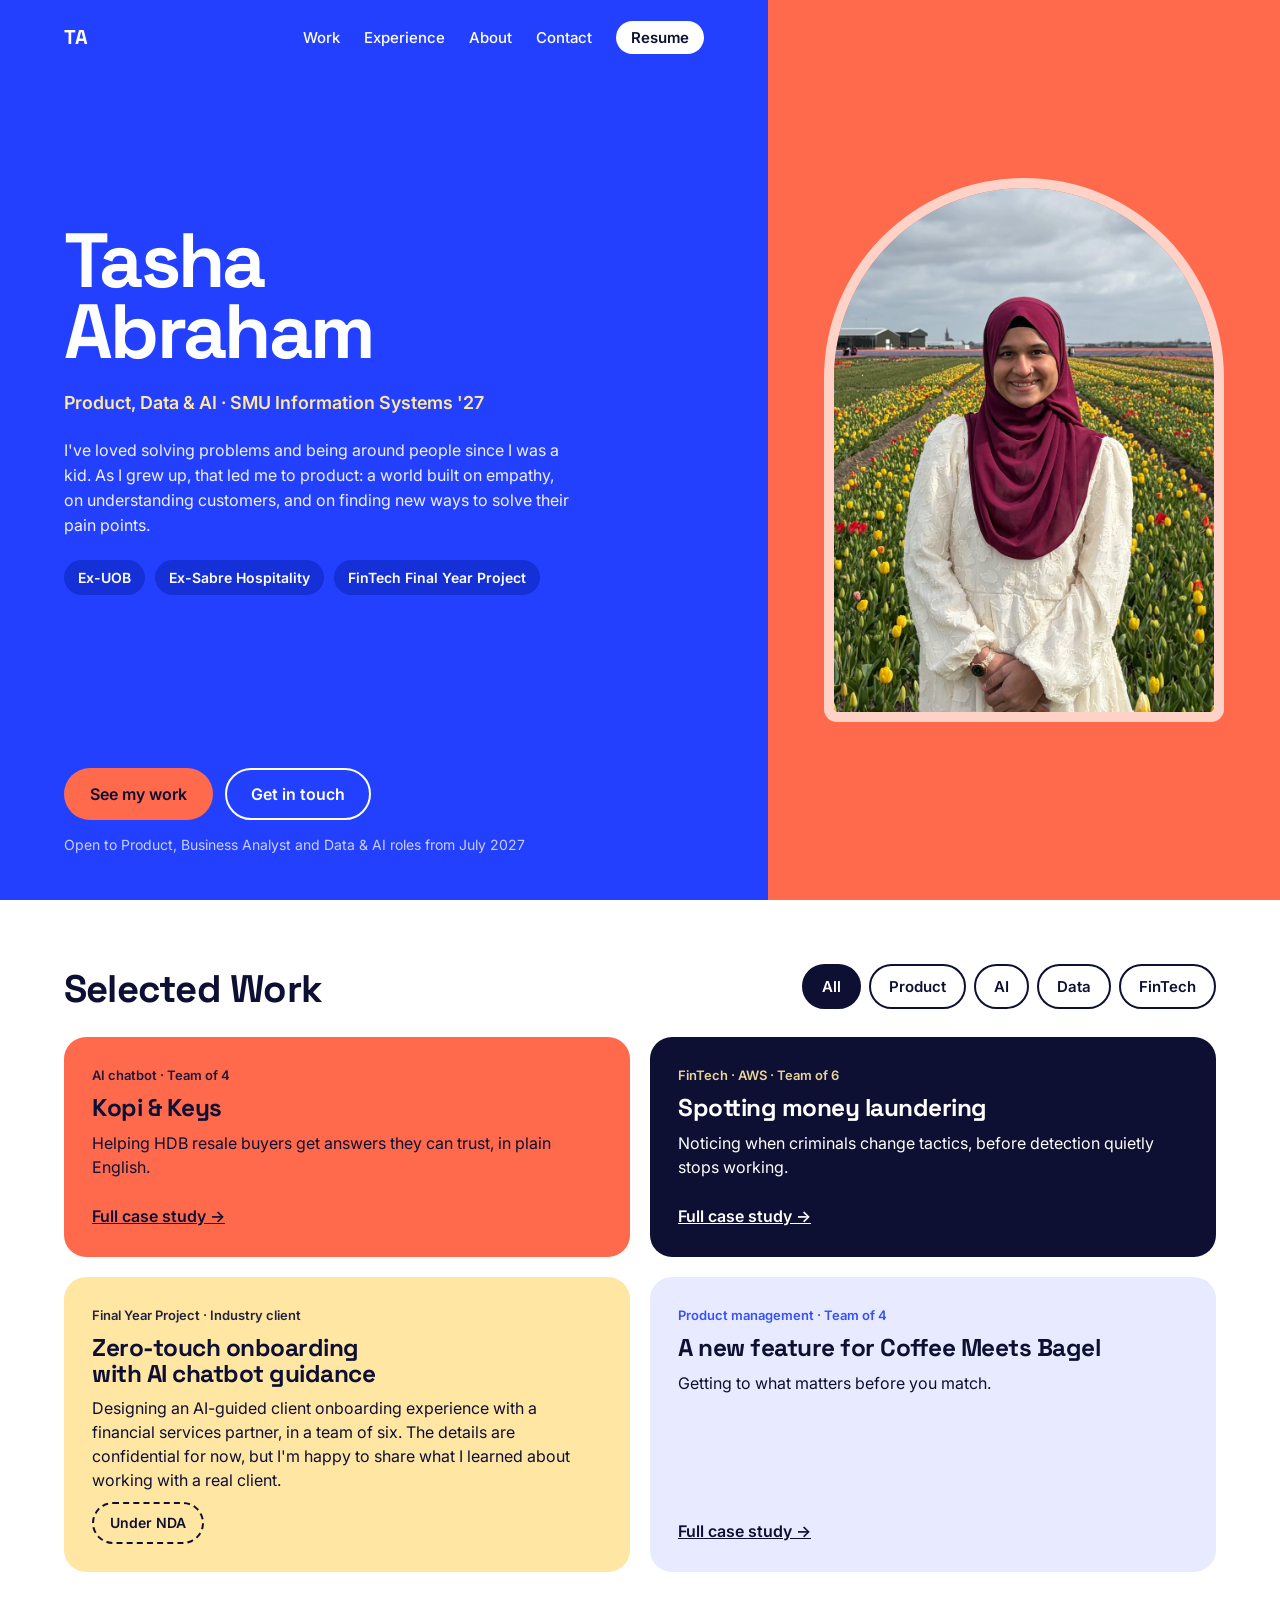
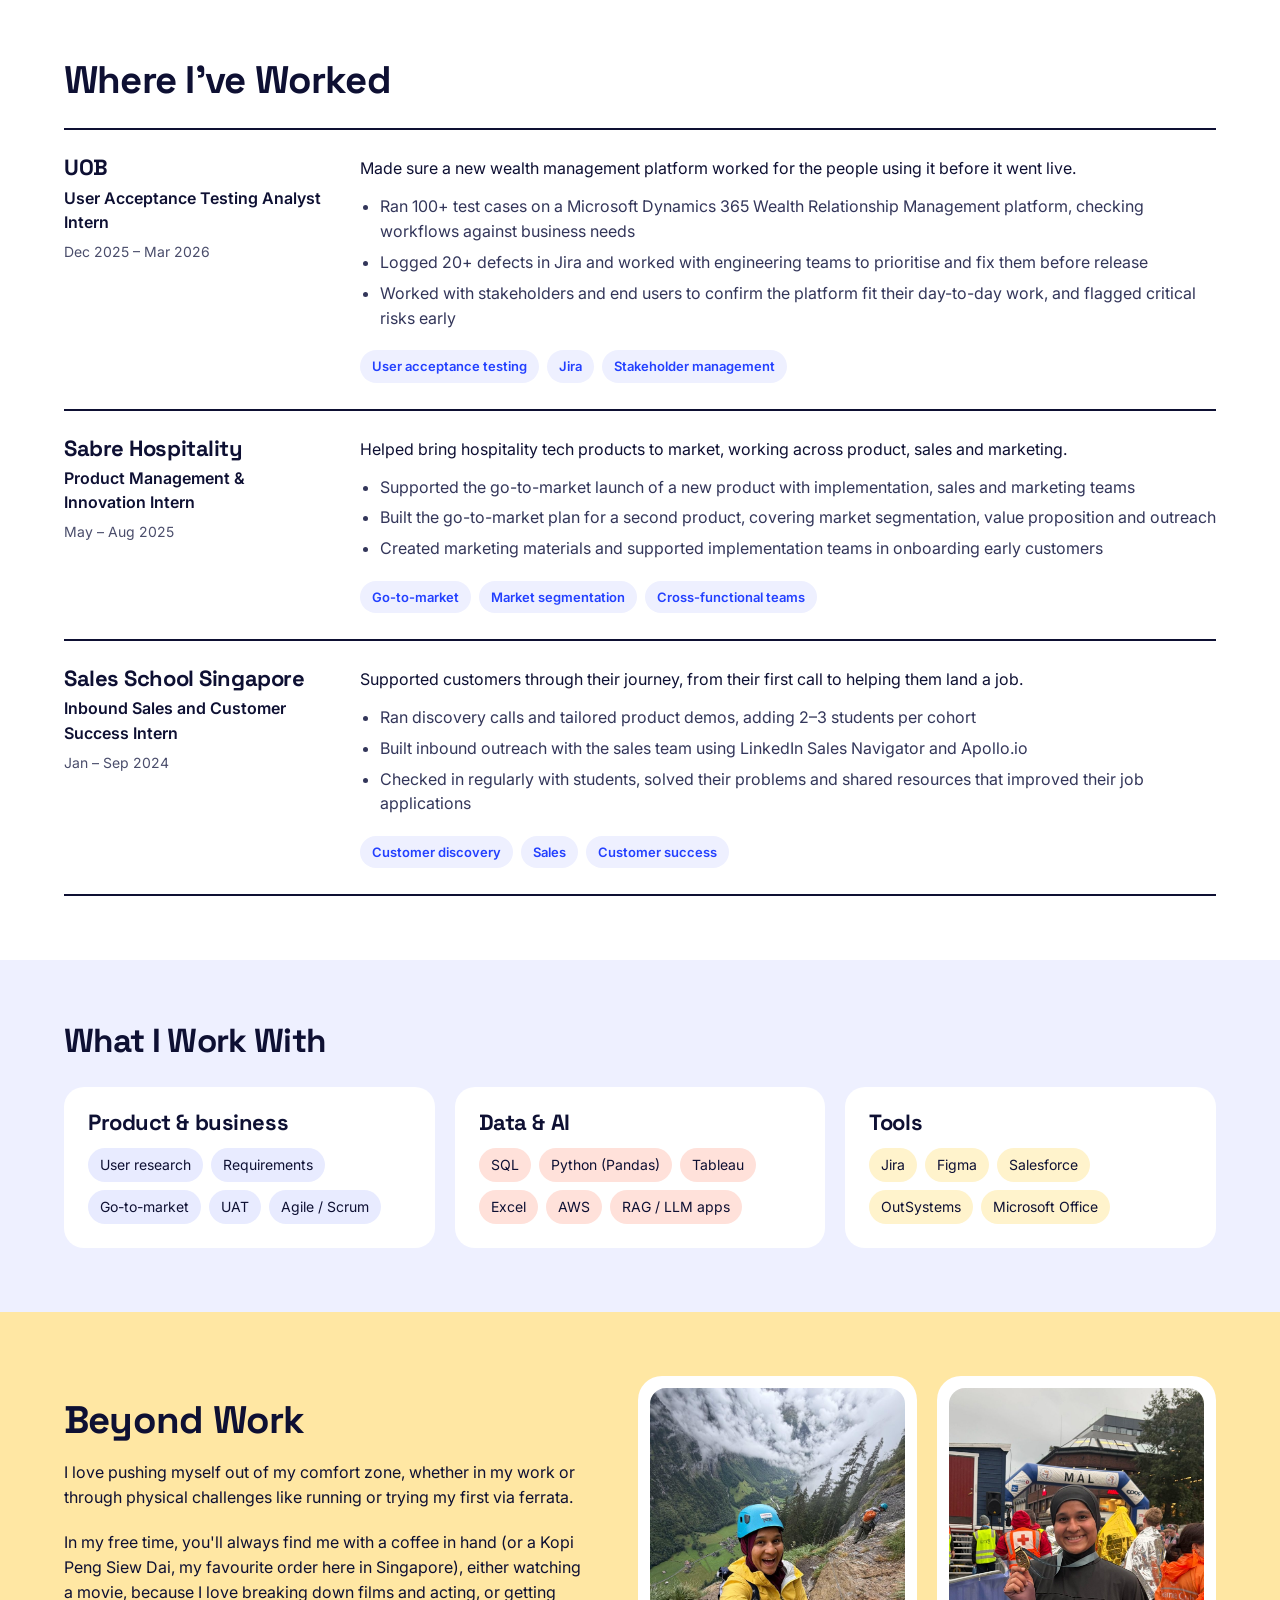
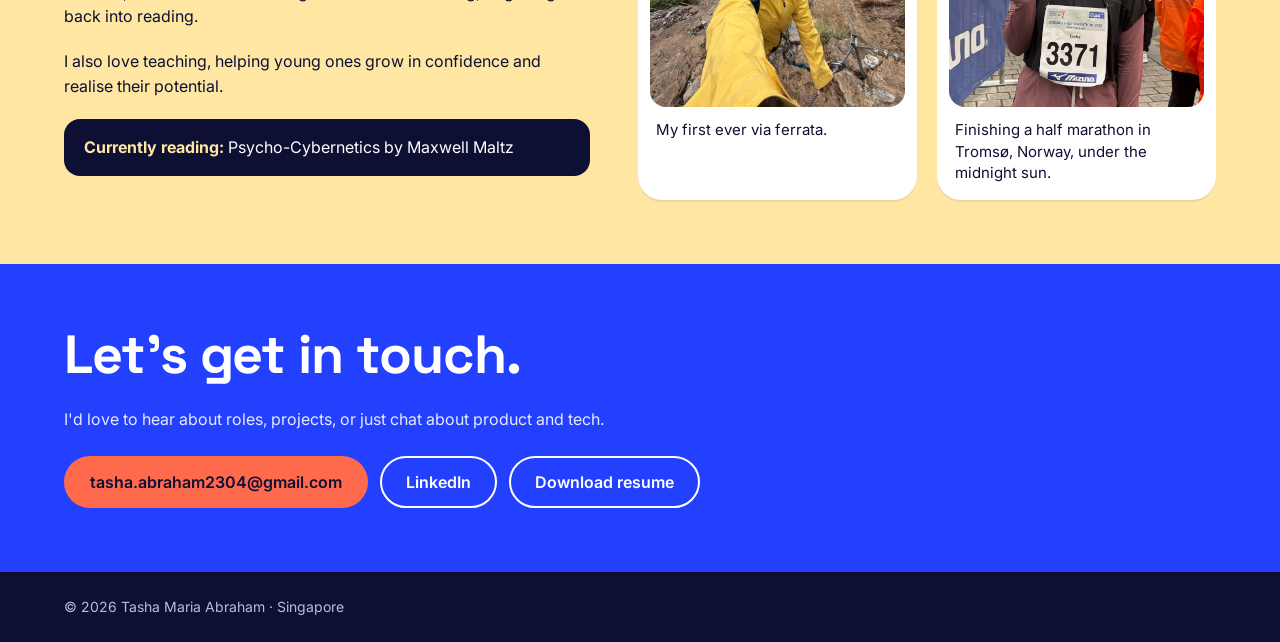
<file: index.html>
<!DOCTYPE html>
<html lang="en">
<head>
<meta charset="utf-8">
<meta name="viewport" content="width=device-width, initial-scale=1">
<title>Tasha Abraham</title>
<meta property="og:type" content="website">
<meta property="og:title" content="Tasha Abraham | Product, Data &amp; AI">
<meta property="og:description" content="Portfolio of Tasha Abraham, SMU Information Systems ’27: AI chatbot, anti-money laundering pipeline and product work, plus internships at UOB and Sabre.">
<meta property="og:url" content="https://tash-abe2304.github.io/">
<meta property="og:image" content="https://tash-abe2304.github.io/assets/og-image.jpg">
<meta property="og:image:width" content="1200">
<meta property="og:image:height" content="627">
<meta name="twitter:card" content="summary_large_image">
<meta name="description" content="Portfolio of Tasha Abraham, SMU Information Systems ’27: AI chatbot, anti-money laundering pipeline and product work, plus internships at UOB and Sabre.">
<link rel="preconnect" href="https://fonts.googleapis.com">
<link rel="preconnect" href="https://fonts.gstatic.com" crossorigin>
<link href="https://fonts.googleapis.com/css2?family=Space+Grotesk:wght@500;700&family=Inter:wght@400;500;600&display=swap" rel="stylesheet">
<link rel="stylesheet" href="style.css">
</head>
<body>

<section class="hero" id="top">
<div class="hero-main">
<nav class="nav" aria-label="Main">
<span class="logo">TA</span>
<ul>
<li><a href="#work">Work</a></li>
<li><a href="#experience">Experience</a></li>
<li><a href="#about">About</a></li>
<li><a href="#contact">Contact</a></li>
<li><a class="resume" href="Tasha_Abraham_Resume.pdf">Resume</a></li>
</ul>
</nav>
<div class="stack" style="gap:22px">
<h1>Tasha<br>Abraham</h1>
<p class="tag">Product, Data &amp; AI · SMU Information Systems '27</p>
<p class="lead" style="max-width:32em;color:#eef0ff">I've loved solving problems and being around people since I was a kid. As I grew up, that led me to product: a world built on empathy, on understanding customers, and on finding new ways to solve their pain points.</p>
<div class="row" style="gap:10px"><span class="chip">Ex-UOB</span><span class="chip">Ex-Sabre Hospitality</span><span class="chip">FinTech Final Year Project</span></div>
</div>
<div class="stack" style="gap:14px">
<div class="row"><a class="btn btn-coral" href="#work">See my work</a><a class="btn btn-line" href="#contact">Get in touch</a></div>
<p class="small" style="color:#c9cfff">Open to Product, Business Analyst and Data &amp; AI roles from July 2027</p>
</div>
</div>
<div class="hero-photo"><img src="assets/tasha.jpg" alt="Tasha smiling in a tulip field" width="900" height="1243"></div>
</section>

<section class="band" id="work">
<div class="wrap stack" style="gap:28px">
<div class="row" style="justify-content:space-between;align-items:flex-end;gap:20px">
<h2 class="h2">Selected Work</h2>
<div class="filters" role="group" aria-label="Filter projects">
<button class="filter" type="button" data-f="all" aria-pressed="true">All</button>
<button class="filter" type="button" data-f="product" aria-pressed="false">Product</button>
<button class="filter" type="button" data-f="ai" aria-pressed="false">AI</button>
<button class="filter" type="button" data-f="data" aria-pressed="false">Data</button>
<button class="filter" type="button" data-f="fintech" aria-pressed="false">FinTech</button>
</div>
</div>
<div class="cards">

<article class="card c-coral" data-tags="ai data">
<p class="kicker">AI chatbot · Team of 4</p>
<h3>Kopi &amp; Keys</h3>
<p style="font-size:16px;line-height:1.5">Helping HDB resale buyers get answers they can trust, in plain English.</p>
<div class="actions"><a href="kopi-keys.html">Full case study →</a></div>
</article>

<article class="card c-ink" data-tags="data fintech">
<p class="kicker">FinTech · AWS · Team of 6</p>
<h3>Spotting money laundering</h3>
<p style="font-size:16px;line-height:1.5">Noticing when criminals change tactics, before detection quietly stops working.</p>
<div class="actions"><a href="aml.html">Full case study →</a></div>
</article>

<article class="card c-butter" data-tags="product ai fintech">
<p class="kicker">Final Year Project · Industry client</p>
<h3>Zero-touch onboarding with AI chatbot guidance</h3>
<p style="font-size:16px;line-height:1.5">Designing an AI-guided client onboarding experience with a financial services partner, in a team of six. The details are confidential for now, but I'm happy to share what I learned about working with a real client.</p>
<div class="actions"><span class="nda">Under NDA</span></div>
</article>

<article class="card c-lav" data-tags="product">
<p class="kicker" style="color:var(--blue)">Product management · Team of 4</p>
<h3>A new feature for Coffee Meets Bagel</h3>
<p style="font-size:16px;line-height:1.5">Getting to what matters before you match.</p>
<div class="actions"><a href="coffee-meets-bagel.html">Full case study →</a></div>
</article>

</div>
</div>
</section>

<section class="band" id="experience" style="padding-top:24px">
<div class="wrap stack">
<h2 class="h2" style="margin-bottom:28px">Where I've Worked</h2>
<div class="xp">
<div class="stack" style="gap:6px"><h3>UOB</h3><p style="font-weight:600">User Acceptance Testing Analyst Intern</p><p class="muted small">Dec 2025 – Mar 2026</p></div>
<div class="stack" style="gap:14px"><p style="font-size:16px;line-height:1.5">Made sure a new wealth management platform worked for the people using it before it went live.</p>
<ul><li>Ran 100+ test cases on a Microsoft Dynamics 365 Wealth Relationship Management platform, checking workflows against business needs</li><li>Logged 20+ defects in Jira and worked with engineering teams to prioritise and fix them before release</li><li>Worked with stakeholders and end users to confirm the platform fit their day-to-day work, and flagged critical risks early</li></ul>
<div class="tags"><span>User acceptance testing</span><span>Jira</span><span>Stakeholder management</span></div></div>
</div>
<div class="xp">
<div class="stack" style="gap:6px"><h3>Sabre Hospitality</h3><p style="font-weight:600">Product Management &amp; Innovation Intern</p><p class="muted small">May – Aug 2025</p></div>
<div class="stack" style="gap:14px"><p style="font-size:16px;line-height:1.5">Helped bring hospitality tech products to market, working across product, sales and marketing.</p>
<ul><li>Supported the go-to-market launch of a new product with implementation, sales and marketing teams</li><li>Built the go-to-market plan for a second product, covering market segmentation, value proposition and outreach</li><li>Created marketing materials and supported implementation teams in onboarding early customers</li></ul>
<div class="tags"><span>Go-to-market</span><span>Market segmentation</span><span>Cross-functional teams</span></div></div>
</div>
<div class="xp">
<div class="stack" style="gap:6px"><h3>Sales School Singapore</h3><p style="font-weight:600">Inbound Sales and Customer Success Intern</p><p class="muted small">Jan – Sep 2024</p></div>
<div class="stack" style="gap:14px"><p style="font-size:16px;line-height:1.5">Supported customers through their journey, from their first call to helping them land a job.</p>
<ul><li>Ran discovery calls and tailored product demos, adding 2–3 students per cohort</li><li>Built inbound outreach with the sales team using LinkedIn Sales Navigator and Apollo.io</li><li>Checked in regularly with students, solved their problems and shared resources that improved their job applications</li></ul>
<div class="tags"><span>Customer discovery</span><span>Sales</span><span>Customer success</span></div></div>
</div>
</div>
</section>

<section class="band" style="background:var(--mist)">
<div class="wrap stack" style="gap:28px">
<h2 class="h2" style="font-size:clamp(25px,2.6vw,34px)">What I Work With</h2>
<div class="grid3">
<div class="panel"><h3 style="font-size:22px">Product &amp; business</h3><div class="pills"><span style="background:var(--lav)">User research</span><span style="background:var(--lav)">Requirements</span><span style="background:var(--lav)">Go-to-market</span><span style="background:var(--lav)">UAT</span><span style="background:var(--lav)">Agile / Scrum</span></div></div>
<div class="panel"><h3 style="font-size:22px">Data &amp; AI</h3><div class="pills"><span style="background:#ffe1da">SQL</span><span style="background:#ffe1da">Python (Pandas)</span><span style="background:#ffe1da">Tableau</span><span style="background:#ffe1da">Excel</span><span style="background:#ffe1da">AWS</span><span style="background:#ffe1da">RAG / LLM apps</span></div></div>
<div class="panel"><h3 style="font-size:22px">Tools</h3><div class="pills"><span style="background:#fff3cc">Jira</span><span style="background:#fff3cc">Figma</span><span style="background:#fff3cc">Salesforce</span><span style="background:#fff3cc">OutSystems</span><span style="background:#fff3cc">Microsoft Office</span></div></div>
</div>
</div>
</section>

<section class="band" id="about" style="background:var(--butter)">
<div class="wrap beyond">
<div class="stack" style="gap:20px">
<h2 class="h2">Beyond Work</h2>
<p class="lead">I love pushing myself out of my comfort zone, whether in my work or through physical challenges like running or trying my first via ferrata.</p>
<p class="lead">In my free time, you'll always find me with a coffee in hand (or a Kopi Peng Siew Dai, my favourite order here in Singapore), either watching a movie, because I love breaking down films and acting, or getting back into reading.</p>
<p class="lead">I also love teaching, helping young ones grow in confidence and realise their potential.</p>
<p class="reading"><strong>Currently reading:</strong> Psycho-Cybernetics by Maxwell Maltz</p>
</div>
<div class="photos">
<figure class="photo-card"><img src="assets/via-ferrata.jpg" alt="Tasha grinning in a helmet and yellow jacket on a mountain via ferrata above a valley" width="750" height="1000"><figcaption>My first ever via ferrata.</figcaption></figure>
<figure class="photo-card"><img src="assets/run.jpg" alt="Tasha holding up her finisher's medal at the Tromsø half marathon" width="1000" height="1250"><figcaption>Finishing a half marathon in Tromsø, Norway, under the midnight sun.</figcaption></figure>
</div>
</div>
</section>

<section class="band" id="contact" style="background:var(--blue);color:#fff">
<div class="wrap stack" style="gap:24px">
<h2 style="font-size:clamp(32px,4.2vw,54px);line-height:1.02">Let's get in touch.</h2>
<p class="lead" style="color:#e6e9ff">I'd love to hear about roles, projects, or just chat about product and tech.</p>
<div class="row">
<a class="btn btn-coral" href="mailto:tasha.abraham2304@gmail.com">tasha.abraham2304@gmail.com</a>
<a class="btn btn-line" href="https://www.linkedin.com/in/tasha-abraham">LinkedIn</a>
<a class="btn btn-line" href="Tasha_Abraham_Resume.pdf">Download resume</a>
</div>
</div>
</section>
<footer><div class="wrap">© 2026 Tasha Maria Abraham · Singapore</div></footer>

<script>
{
const filters = document.querySelectorAll('.filter');
const cards = document.querySelectorAll('.card');
filters.forEach(b => b.addEventListener('click', () => {
  const f = b.dataset.f;
  filters.forEach(x => x.setAttribute('aria-pressed', String(x === b)));
  cards.forEach(c => { c.hidden = !(f === 'all' || c.dataset.tags.split(' ').includes(f)); });
}));

}
</script>
</body>
</html>
</file>
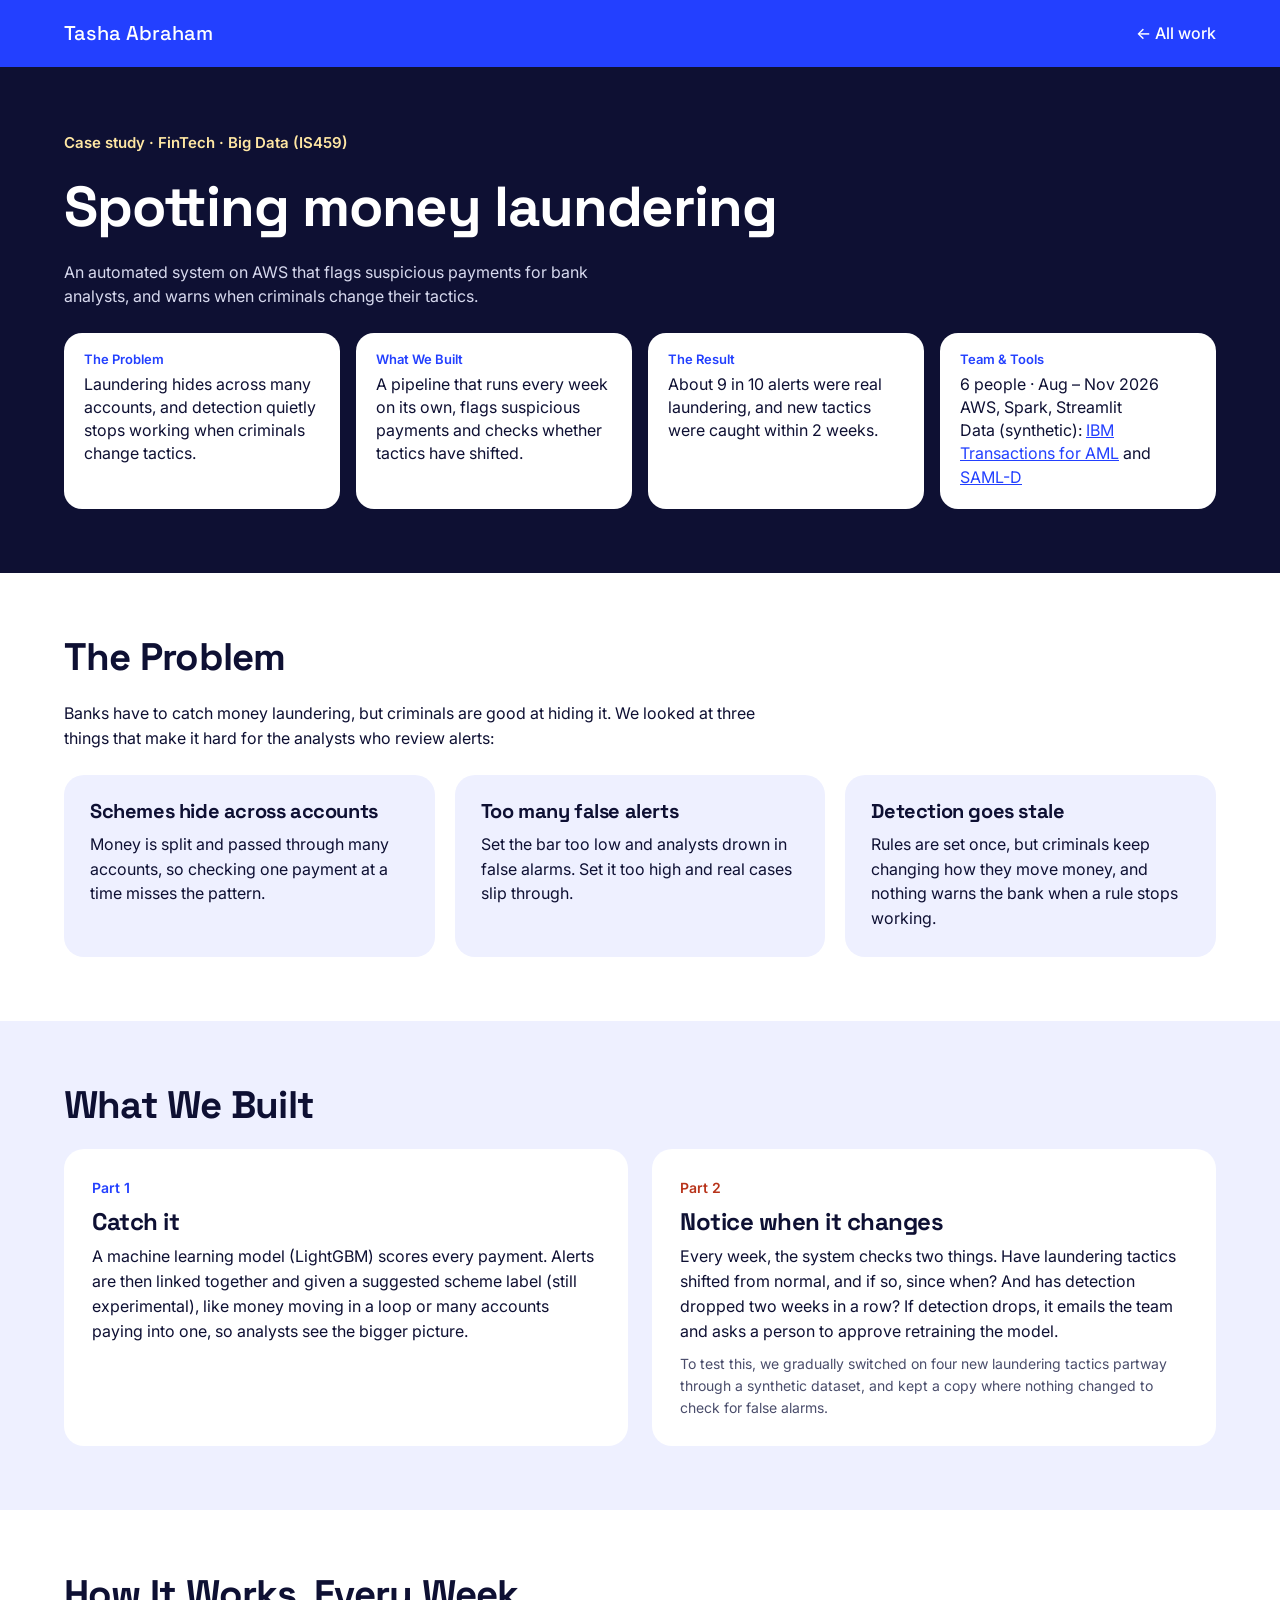
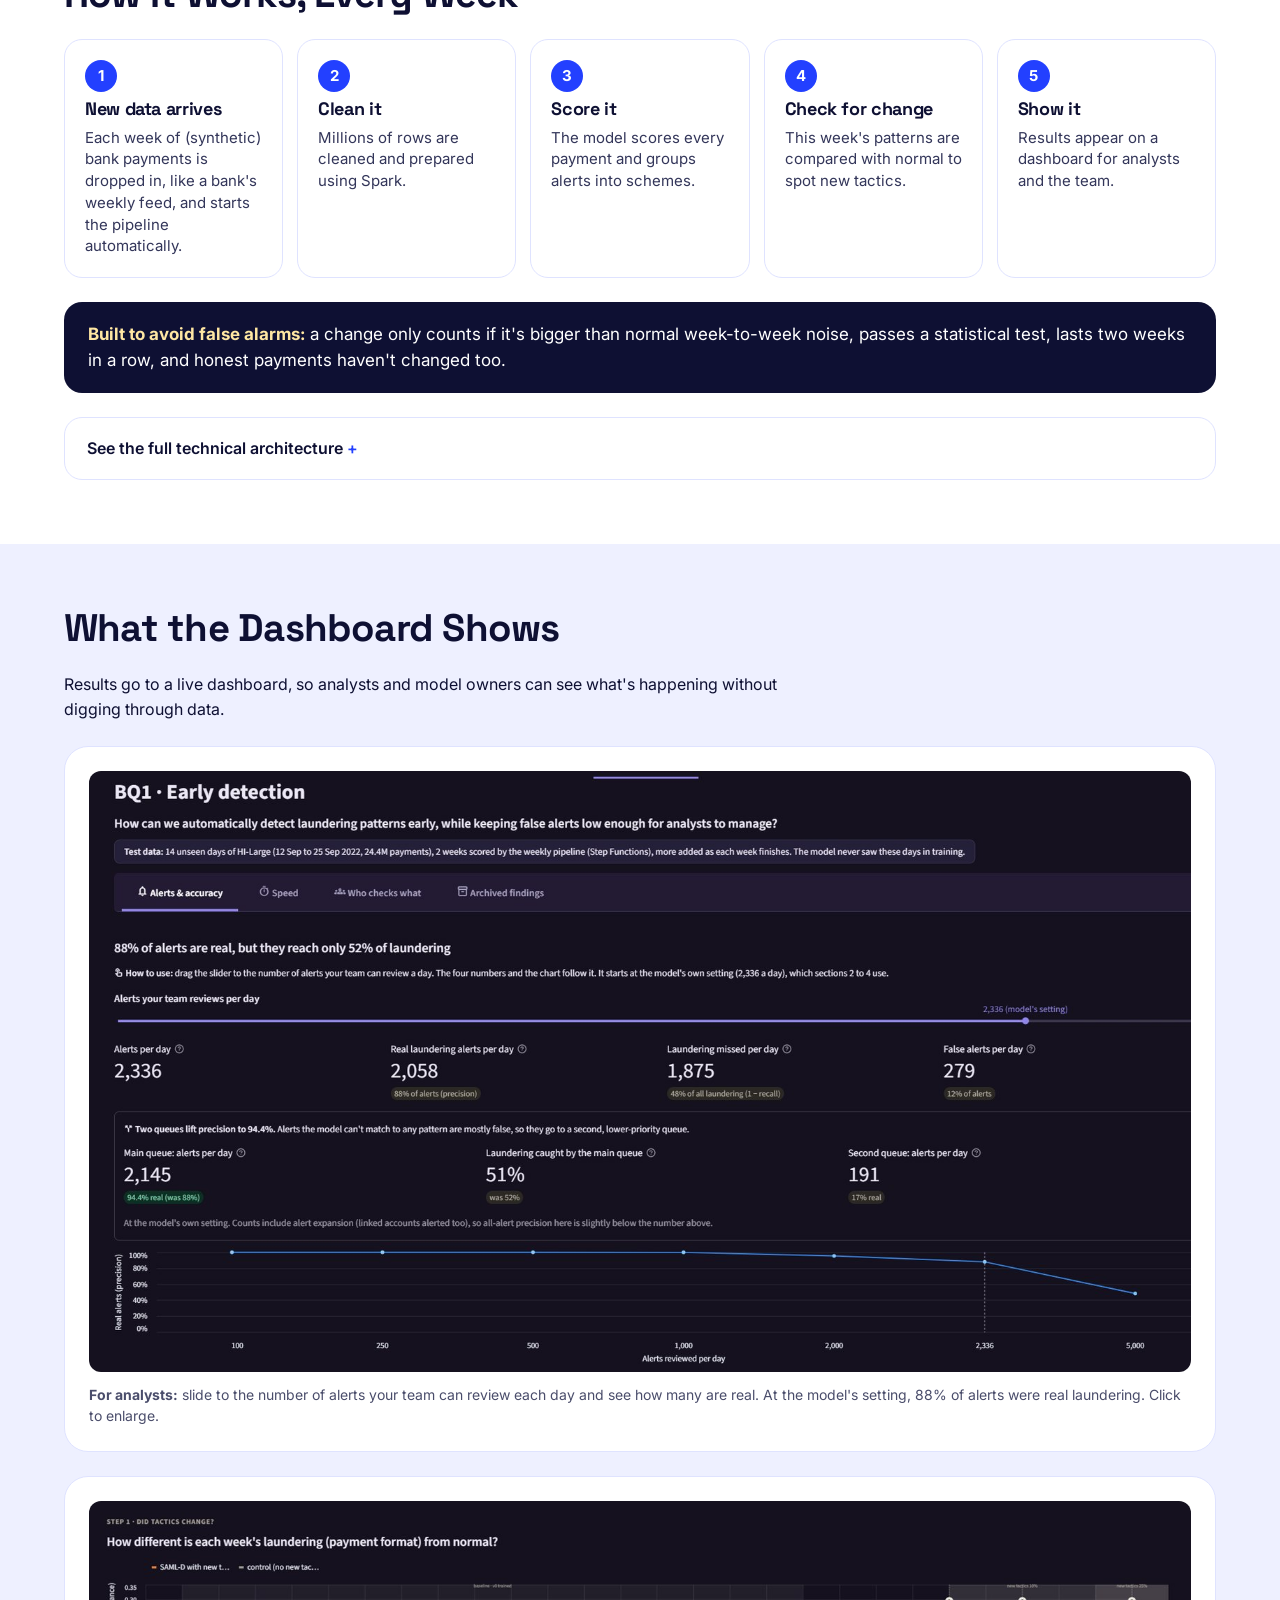
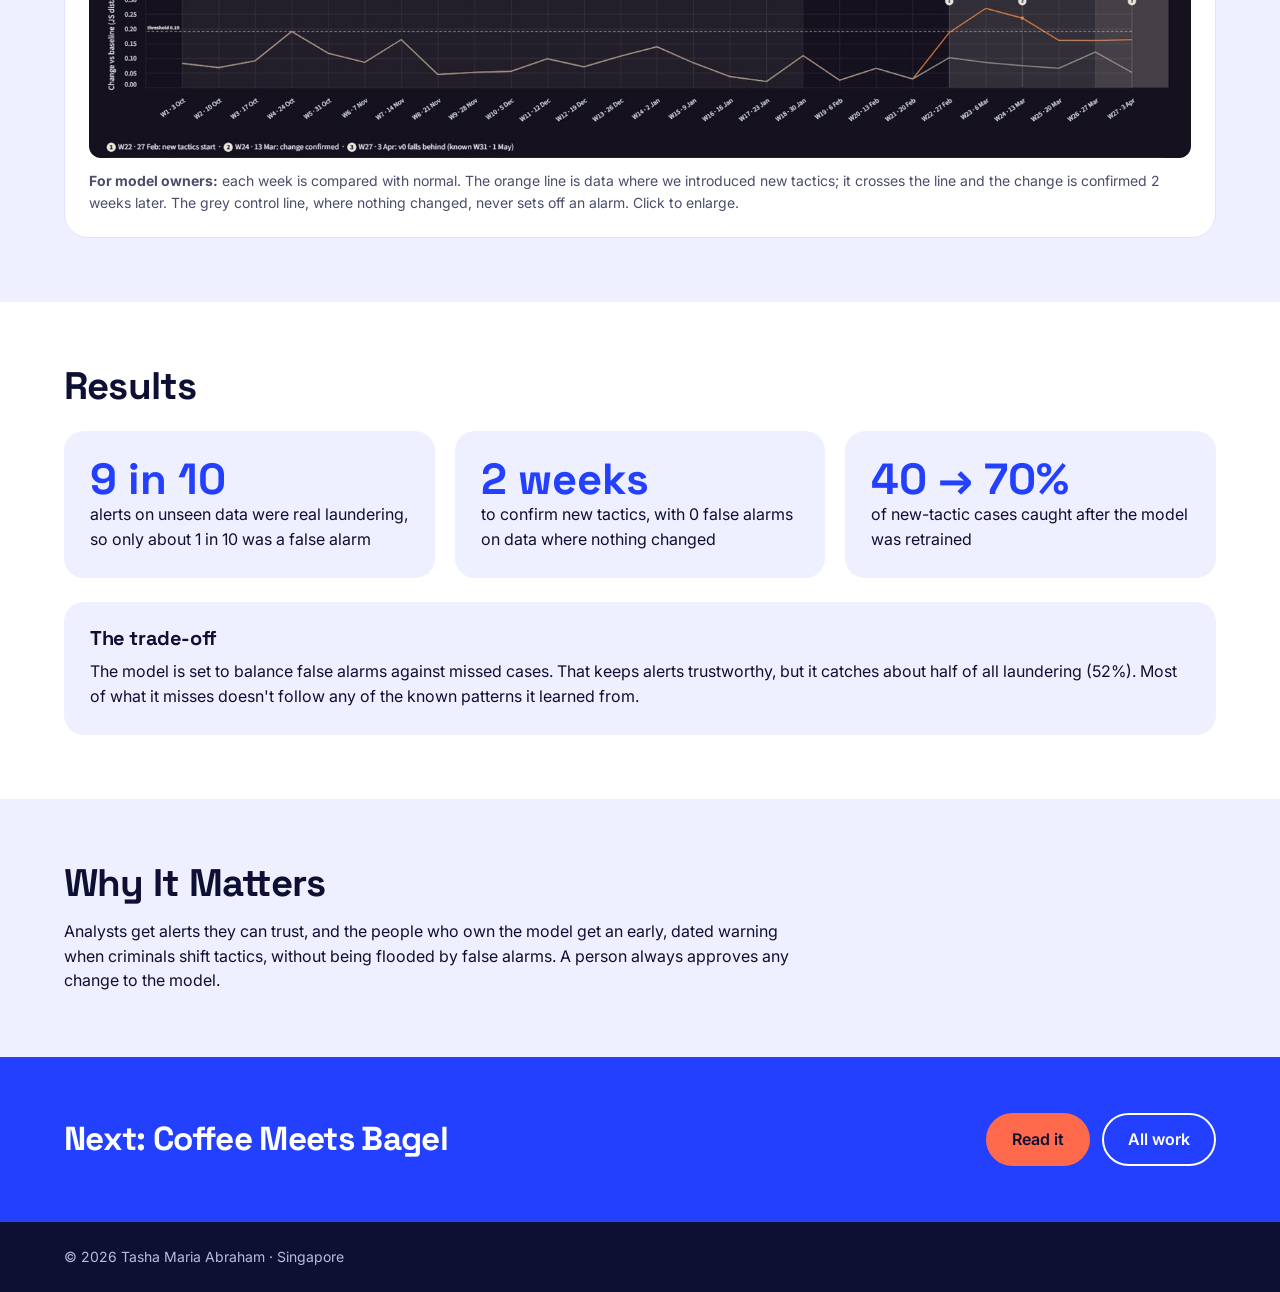
<file: aml.html>
<!DOCTYPE html>
<html lang="en">
<head>
<meta charset="utf-8">
<meta name="viewport" content="width=device-width, initial-scale=1">
<title>Spotting money laundering · Tasha Abraham</title>
<meta property="og:type" content="website">
<meta property="og:title" content="Spotting money laundering · Tasha Abraham">
<meta property="og:description" content="An automated AWS pipeline that flags suspicious payments and warns when criminals change tactics.">
<meta property="og:url" content="https://tash-abe2304.github.io/aml.html">
<meta property="og:image" content="https://tash-abe2304.github.io/assets/og-image.jpg">
<meta property="og:image:width" content="1200">
<meta property="og:image:height" content="627">
<meta name="twitter:card" content="summary_large_image">
<meta name="description" content="An automated AWS pipeline that flags suspicious payments and warns when criminals change tactics.">
<link rel="preconnect" href="https://fonts.googleapis.com">
<link rel="preconnect" href="https://fonts.gstatic.com" crossorigin>
<link href="https://fonts.googleapis.com/css2?family=Space+Grotesk:wght@500;700&family=Inter:wght@400;500;600&display=swap" rel="stylesheet">
<link rel="stylesheet" href="style.css">
</head>
<body>
<header class="topbar"><a class="logo" href="index.html">Tasha Abraham</a><a href="index.html#work">← All work</a></header>

<section class="band cs-hero" style="background:var(--ink);color:#fff">
<div class="wrap stack" style="gap:24px">
<p style="font-size:15px;font-weight:600;color:var(--butter)">Case study · FinTech · Big Data (IS459)</p>
<h1>Spotting money laundering</h1>
<p class="lead" style="max-width:36em;color:#d7d9ee">An automated system on AWS that flags suspicious payments for bank analysts, and warns when criminals change their tactics.</p>
<div class="tldr">
<div><h3>The Problem</h3><p>Laundering hides across many accounts, and detection quietly stops working when criminals change tactics.</p></div>
<div><h3>What We Built</h3><p>A pipeline that runs every week on its own, flags suspicious payments and checks whether tactics have shifted.</p></div>
<div><h3>The Result</h3><p>About 9 in 10 alerts were real laundering, and new tactics were caught within 2 weeks.</p></div>
<div><h3>Team &amp; Tools</h3><p>6 people · Aug – Nov 2026<br>AWS, Spark, Streamlit<br>Data (synthetic): <a href="https://www.kaggle.com/datasets/ealtman2019/ibm-transactions-for-anti-money-laundering-aml" target="_blank" rel="noopener">IBM Transactions for AML</a> and <a href="https://www.kaggle.com/datasets/berkanoztas/synthetic-transaction-monitoring-dataset-aml" target="_blank" rel="noopener">SAML-D</a></p></div>
</div>
</div>
</section>

<section class="band">
<div class="wrap stack" style="gap:24px">
<h2 class="h2">The Problem</h2>
<p class="lead" style="max-width:46em">Banks have to catch money laundering, but criminals are good at hiding it. We looked at three things that make it hard for the analysts who review alerts:</p>
<div class="grid3">
<div class="tile" style="background:var(--mist)"><h3>Schemes hide across accounts</h3><p>Money is split and passed through many accounts, so checking one payment at a time misses the pattern.</p></div>
<div class="tile" style="background:var(--mist)"><h3>Too many false alerts</h3><p>Set the bar too low and analysts drown in false alarms. Set it too high and real cases slip through.</p></div>
<div class="tile" style="background:var(--mist)"><h3>Detection goes stale</h3><p>Rules are set once, but criminals keep changing how they move money, and nothing warns the bank when a rule stops working.</p></div>
</div>
</div>
</section>

<section class="band" style="background:var(--mist)">
<div class="wrap stack" style="gap:24px">
<h2 class="h2">What We Built</h2>
<div class="grid2">
<div class="tile" style="background:#fff;padding:28px"><p class="small" style="font-weight:600;color:var(--blue)">Part 1</p><h3 style="font-size:24px">Catch it</h3><p>A machine learning model (LightGBM) scores every payment. Alerts are then linked together and given a suggested scheme label (still experimental), like money moving in a loop or many accounts paying into one, so analysts see the bigger picture.</p></div>
<div class="tile" style="background:#fff;padding:28px"><p class="small" style="font-weight:600;color:#b8331a">Part 2</p><h3 style="font-size:24px">Notice when it changes</h3><p>Every week, the system checks two things. Have laundering tactics shifted from normal, and if so, since when? And has detection dropped two weeks in a row? If detection drops, it emails the team and asks a person to approve retraining the model.</p><p class="small muted">To test this, we gradually switched on four new laundering tactics partway through a synthetic dataset, and kept a copy where nothing changed to check for false alarms.</p></div>
</div>
</div>
</section>

<section class="band">
<div class="wrap stack" style="gap:24px">
<h2 class="h2">How It Works, Every Week</h2>
<div class="flow">
<div><h3>New data arrives</h3><p>Each week of (synthetic) bank payments is dropped in, like a bank's weekly feed, and starts the pipeline automatically.</p></div>
<div><h3>Clean it</h3><p>Millions of rows are cleaned and prepared using Spark.</p></div>
<div><h3>Score it</h3><p>The model scores every payment and groups alerts into schemes.</p></div>
<div><h3>Check for change</h3><p>This week's patterns are compared with normal to spot new tactics.</p></div>
<div><h3>Show it</h3><p>Results appear on a dashboard for analysts and the team.</p></div>
</div>
<p class="keyidea"><strong>Built to avoid false alarms:</strong> a change only counts if it's bigger than normal week-to-week noise, passes a statistical test, lasts two weeks in a row, and honest payments haven't changed too.</p>
<details class="tech">
<summary>See the full technical architecture</summary>
<div class="inner">
<a href="assets/aml-architecture.svg"><img src="assets/aml-architecture.svg" alt="AWS architecture in three lanes: each week a file lands in S3, EventBridge starts Prepare and Score on EMR Serverless, and results reach a Streamlit dashboard through Athena; a weekly check emails the team if detection drops and a person approves retraining; training runs once by hand with a quality gate" width="1700" height="920"></a>
<p class="small muted">Yellow starts things, green is processing (Spark jobs on EMR Serverless, run by Step Functions), blue is storage in S3, and red is people, alerts and the dashboard. Click to enlarge.</p>
</div>
</details>
</div>
</section>

<section class="band" style="background:var(--mist)">
<div class="wrap stack" style="gap:24px">
<h2 class="h2">What the Dashboard Shows</h2>
<p class="lead" style="max-width:46em">Results go to a live dashboard, so analysts and model owners can see what's happening without digging through data.</p>
<figure class="figure"><a href="assets/aml-dashboard-alerts.jpg"><img src="assets/aml-dashboard-alerts.jpg" alt="Dashboard showing alerts per day, real laundering alerts, missed laundering and false alerts, with a slider for how many alerts a team can review" width="1577" height="860"></a><figcaption><strong>For analysts:</strong> slide to the number of alerts your team can review each day and see how many are real. At the model's setting, 88% of alerts were real laundering. Click to enlarge.</figcaption></figure>
<figure class="figure"><a href="assets/aml-dashboard-drift.jpg"><img src="assets/aml-dashboard-drift.jpg" alt="Chart of weekly change scores: the orange line with new tactics crosses the threshold and is confirmed two weeks later, while the grey control line stays below" width="1600" height="373"></a><figcaption><strong>For model owners:</strong> each week is compared with normal. The orange line is data where we introduced new tactics; it crosses the line and the change is confirmed 2 weeks later. The grey control line, where nothing changed, never sets off an alarm. Click to enlarge.</figcaption></figure>
</div>
</section>

<section class="band">
<div class="wrap stack" style="gap:24px">
<h2 class="h2">Results</h2>
<div class="grid3">
<div class="stat" style="background:var(--mist)"><b>9 in 10</b><p>alerts on unseen data were real laundering, so only about 1 in 10 was a false alarm</p></div>
<div class="stat" style="background:var(--mist)"><b>2 weeks</b><p>to confirm new tactics, with 0 false alarms on data where nothing changed</p></div>
<div class="stat" style="background:var(--mist)"><b>40 → 70%</b><p>of new-tactic cases caught after the model was retrained</p></div>
</div>
<div class="tile" style="background:var(--mist)"><h3>The trade-off</h3><p>The model is set to balance false alarms against missed cases. That keeps alerts trustworthy, but it catches about half of all laundering (52%). Most of what it misses doesn't follow any of the known patterns it learned from.</p></div>
</div>
</section>

<section class="band" style="background:var(--mist)">
<div class="wrap stack" style="gap:16px">
<h2 class="h2">Why It Matters</h2>
<p class="lead" style="max-width:46em">Analysts get alerts they can trust, and the people who own the model get an early, dated warning when criminals shift tactics, without being flooded by false alarms. A person always approves any change to the model.</p>
</div>
</section>

<section class="next"><div class="wrap row" style="justify-content:space-between;gap:24px"><h2 style="font-size:clamp(24px,2.6vw,34px)">Next: Coffee Meets Bagel</h2><div class="row"><a class="btn btn-coral" href="coffee-meets-bagel.html">Read it</a><a class="btn btn-line" href="index.html#work">All work</a></div></div></section>
<footer><div class="wrap">© 2026 Tasha Maria Abraham · Singapore</div></footer>
</body>
</html>
</file>
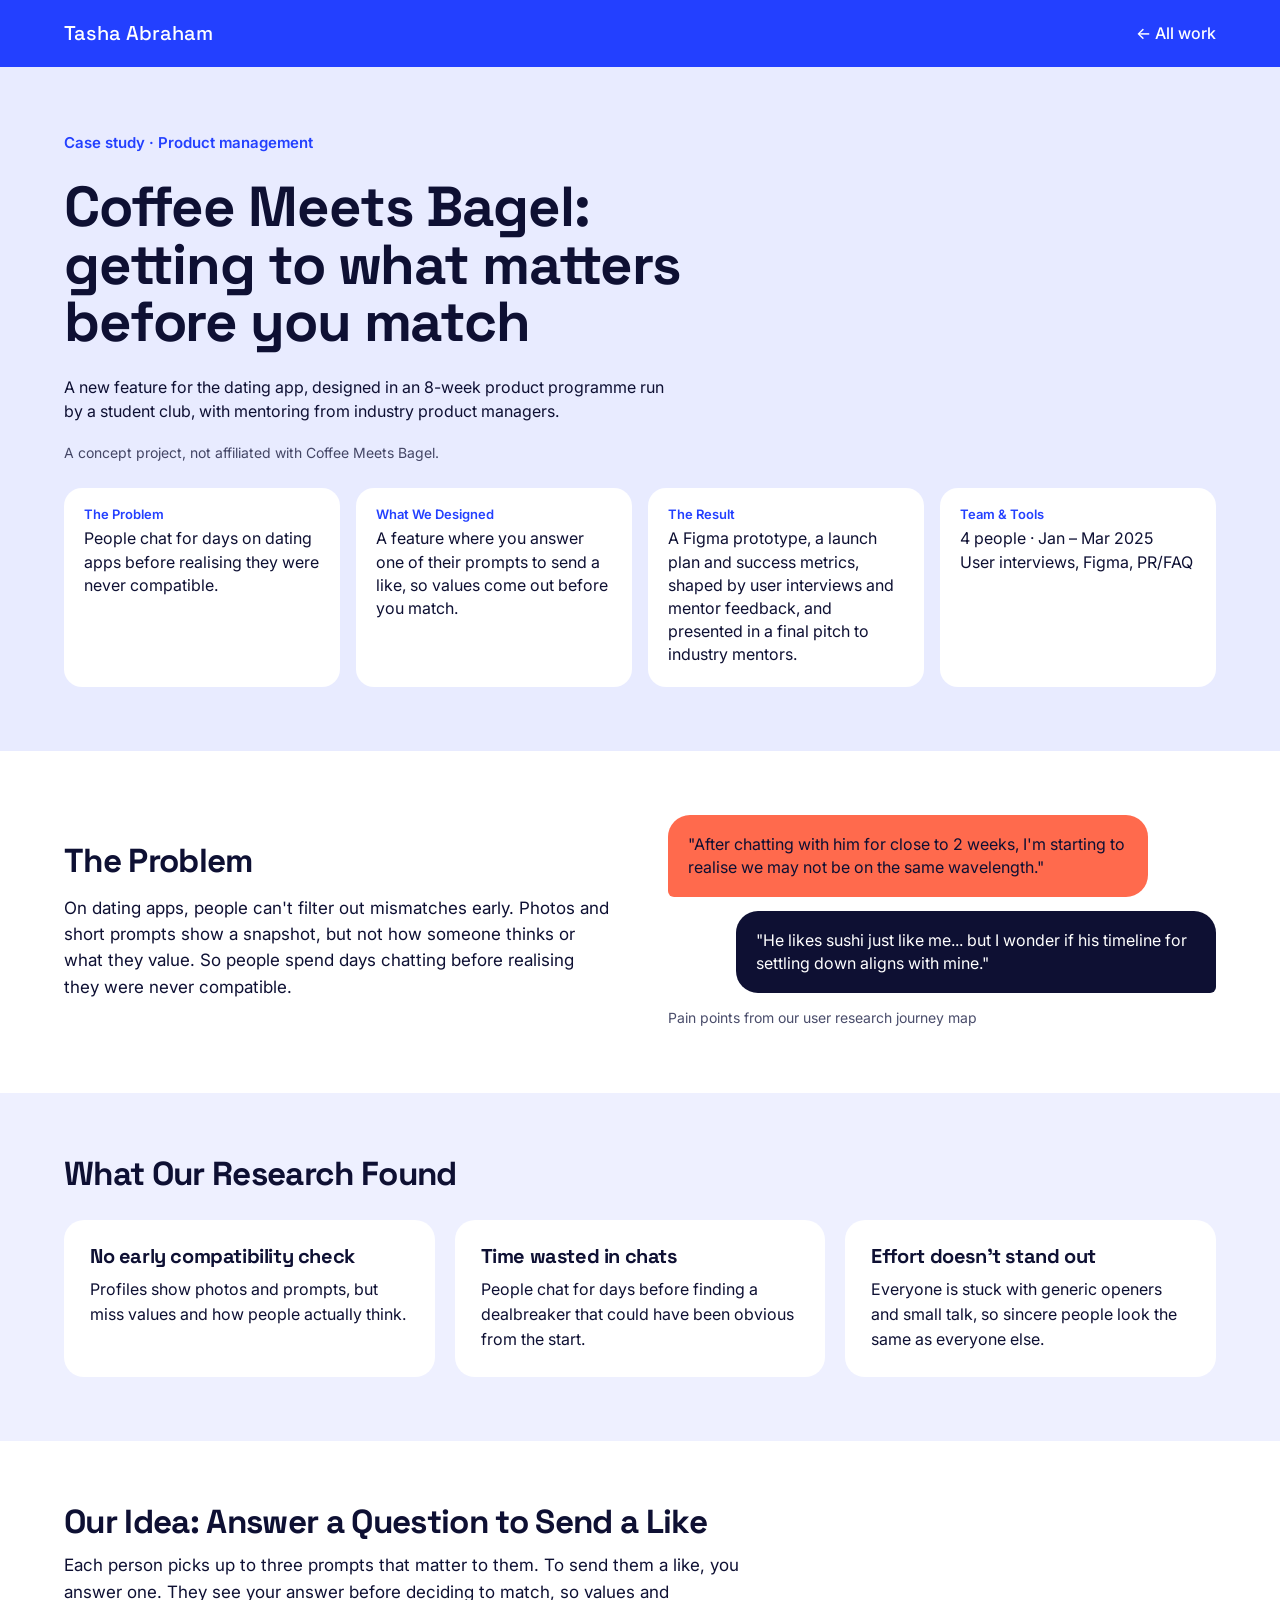
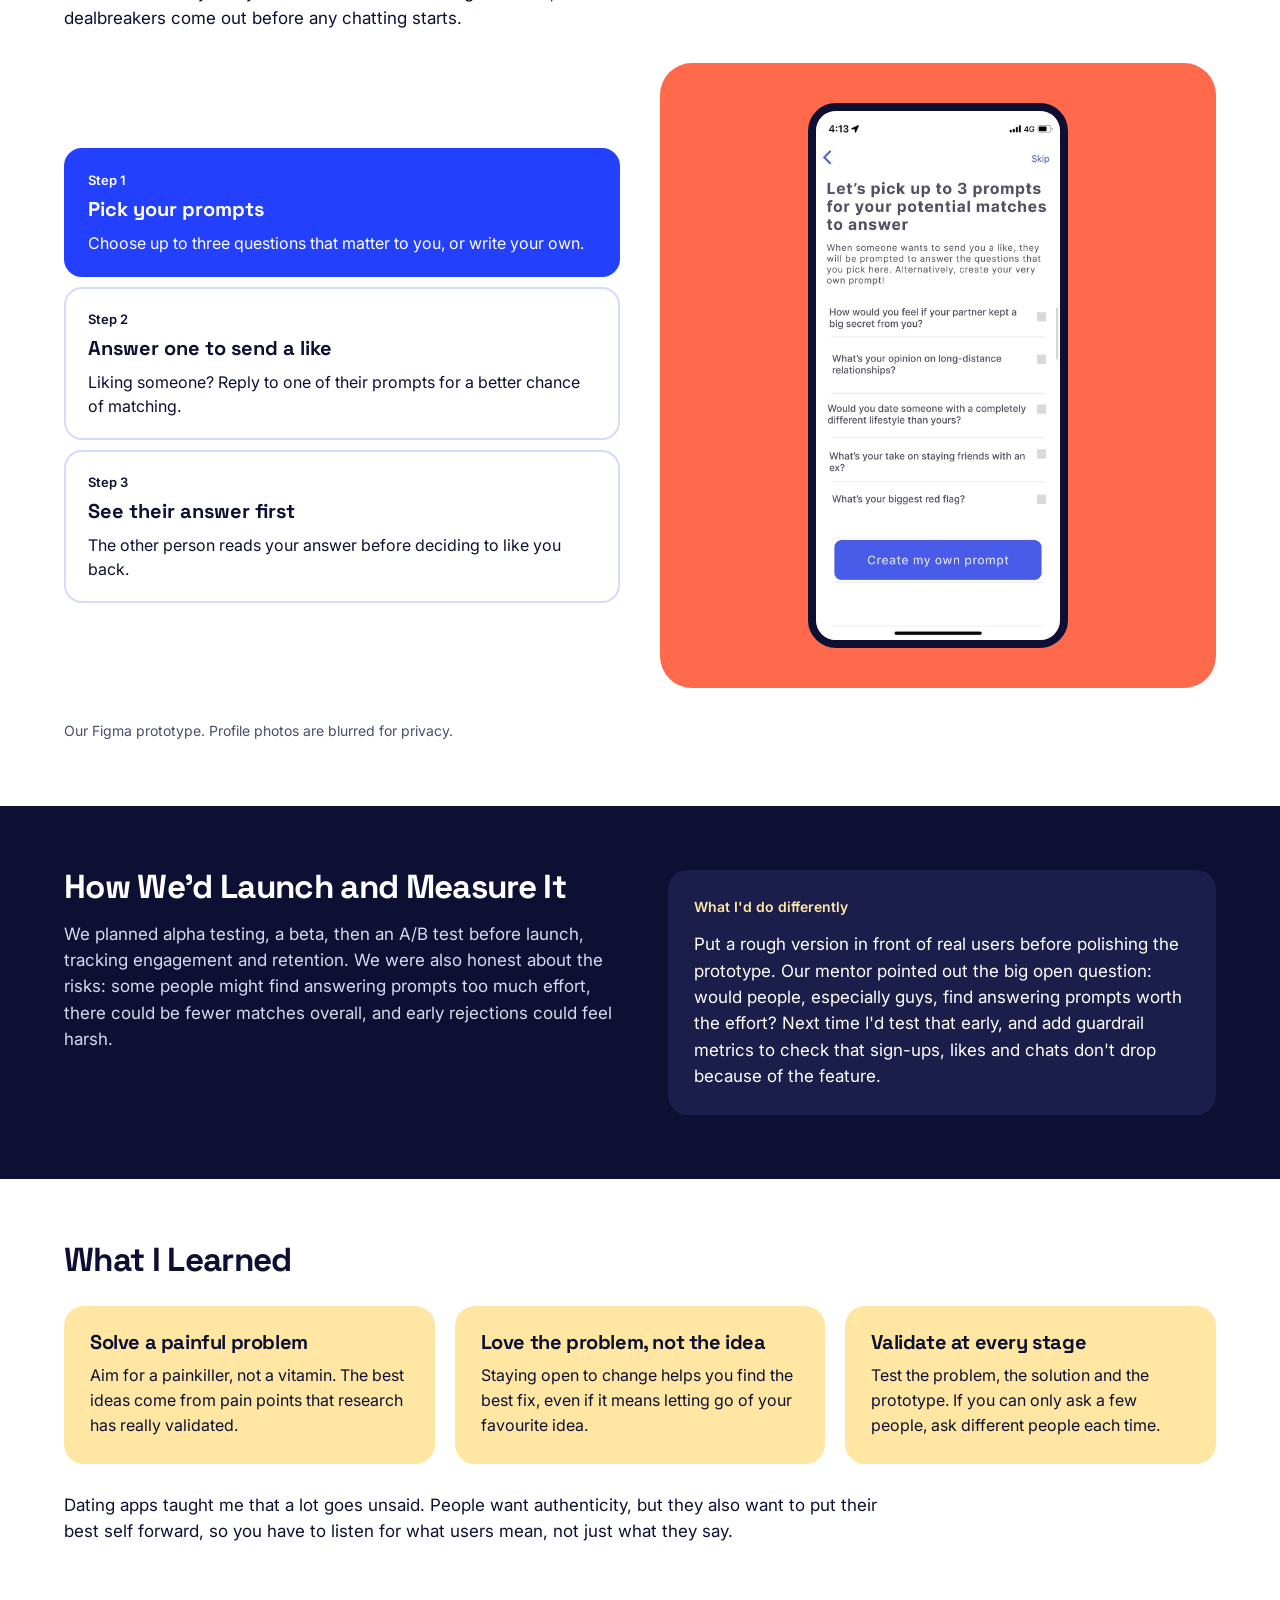
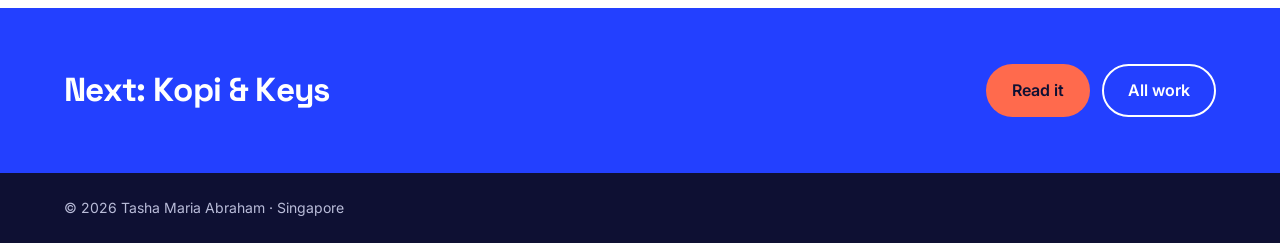
<file: coffee-meets-bagel.html>
<!DOCTYPE html>
<html lang="en">
<head>
<meta charset="utf-8">
<meta name="viewport" content="width=device-width, initial-scale=1">
<title>Coffee Meets Bagel · Tasha Abraham</title>
<meta property="og:type" content="website">
<meta property="og:title" content="Coffee Meets Bagel · Tasha Abraham">
<meta property="og:description" content="A new dating app feature that gets to what matters before you match.">
<meta property="og:url" content="https://tash-abe2304.github.io/coffee-meets-bagel.html">
<meta property="og:image" content="https://tash-abe2304.github.io/assets/og-image.jpg">
<meta property="og:image:width" content="1200">
<meta property="og:image:height" content="627">
<meta name="twitter:card" content="summary_large_image">
<meta name="description" content="A new dating app feature that gets to what matters before you match.">
<link rel="preconnect" href="https://fonts.googleapis.com">
<link rel="preconnect" href="https://fonts.gstatic.com" crossorigin>
<link href="https://fonts.googleapis.com/css2?family=Space+Grotesk:wght@500;700&family=Inter:wght@400;500;600&display=swap" rel="stylesheet">
<link rel="stylesheet" href="style.css">
</head>
<body>
<header class="topbar"><a class="logo" href="index.html">Tasha Abraham</a><a href="index.html#work">← All work</a></header>

<section class="band cs-hero" style="background:var(--lav)">
<div class="wrap stack" style="gap:24px">
<p style="font-size:15px;font-weight:600;color:var(--blue)">Case study · Product management</p>
<h1>Coffee Meets Bagel: getting to what matters before you match</h1>
<p class="lead" style="max-width:38em">A new feature for the dating app, designed in an 8-week product programme run by a student club, with mentoring from industry product managers.</p>
<p class="small" style="opacity:.75;margin-top:-6px">A concept project, not affiliated with Coffee Meets Bagel.</p>
<div class="tldr">
<div><h3>The Problem</h3><p>People chat for days on dating apps before realising they were never compatible.</p></div>
<div><h3>What We Designed</h3><p>A feature where you answer one of their prompts to send a like, so values come out before you match.</p></div>
<div><h3>The Result</h3><p>A Figma prototype, a launch plan and success metrics, shaped by user interviews and mentor feedback, and presented in a final pitch to industry mentors.</p></div>
<div><h3>Team &amp; Tools</h3><p>4 people · Jan – Mar 2025<br>User interviews, Figma, PR/FAQ</p></div>
</div>
</div>
</div>
</section>

<section class="band">
<div class="wrap grid2" style="gap:56px;align-items:center">
<div class="stack" style="gap:16px">
<h2 class="h2" style="font-size:clamp(25px,2.6vw,34px)">The Problem</h2>
<p class="lead" style="font-size:17px">On dating apps, people can't filter out mismatches early. Photos and short prompts show a snapshot, but not how someone thinks or what they value. So people spend days chatting before realising they were never compatible.</p>
</div>
<div class="stack" style="gap:14px">
<p class="bubble" style="background:var(--coral)">"After chatting with him for close to 2 weeks, I'm starting to realise we may not be on the same wavelength."</p>
<p class="bubble r" style="background:var(--ink);color:#fff">"He likes sushi just like me... but I wonder if his timeline for settling down aligns with mine."</p>
<p class="small muted">Pain points from our user research journey map</p>
</div>
</div>
</section>

<section class="band" style="background:var(--mist)">
<div class="wrap stack" style="gap:28px">
<h2 class="h2" style="font-size:clamp(25px,2.6vw,34px)">What Our Research Found</h2>
<div class="grid3">
<div class="tile" style="background:#fff"><h3>No early compatibility check</h3><p>Profiles show photos and prompts, but miss values and how people actually think.</p></div>
<div class="tile" style="background:#fff"><h3>Time wasted in chats</h3><p>People chat for days before finding a dealbreaker that could have been obvious from the start.</p></div>
<div class="tile" style="background:#fff"><h3>Effort doesn't stand out</h3><p>Everyone is stuck with generic openers and small talk, so sincere people look the same as everyone else.</p></div>
</div>
</div>
</section>

<section class="band">
<div class="wrap stack" style="gap:32px">
<div class="stack" style="gap:12px;max-width:44em">
<h2 class="h2" style="font-size:clamp(25px,2.6vw,34px)">Our Idea: Answer a Question to Send a Like</h2>
<p class="lead" style="font-size:17px">Each person picks up to three prompts that matter to them. To send them a like, you answer one. They see your answer before deciding to match, so values and dealbreakers come out before any chatting starts.</p>
</div>
<div class="grid2" style="gap:40px;align-items:center">
<div class="steps" role="group" aria-label="Prototype steps">
<button class="step" type="button" data-i="0" aria-pressed="true"><small>Step 1</small><b>Pick your prompts</b><span>Choose up to three questions that matter to you, or write your own.</span></button>
<button class="step" type="button" data-i="1" aria-pressed="false"><small>Step 2</small><b>Answer one to send a like</b><span>Liking someone? Reply to one of their prompts for a better chance of matching.</span></button>
<button class="step" type="button" data-i="2" aria-pressed="false"><small>Step 3</small><b>See their answer first</b><span>The other person reads your answer before deciding to like you back.</span></button>
</div>
<div class="phone"><img id="screen" src="assets/cmb-pick.jpg" alt="Screen for picking up to three prompts" width="817" height="1770"></div>
</div>
<p class="small muted">Our Figma prototype. Profile photos are blurred for privacy.</p>
</div>
</section>

<section class="band" style="background:var(--ink);color:#fff">
<div class="wrap grid2" style="gap:56px">
<div class="stack" style="gap:16px">
<h2 class="h2" style="font-size:clamp(25px,2.6vw,34px)">How We'd Launch and Measure It</h2>
<p class="lead" style="font-size:17px;color:#d7d9ee">We planned alpha testing, a beta, then an A/B test before launch, tracking engagement and retention. We were also honest about the risks: some people might find answering prompts too much effort, there could be fewer matches overall, and early rejections could feel harsh.</p>
</div>
<div class="tile" style="background:var(--ink2);gap:14px">
<p class="small" style="font-weight:600;color:var(--butter)">What I'd do differently</p>
<p class="lead" style="font-size:17px">Put a rough version in front of real users before polishing the prototype. Our mentor pointed out the big open question: would people, especially guys, find answering prompts worth the effort? Next time I'd test that early, and add guardrail metrics to check that sign-ups, likes and chats don't drop because of the feature.</p>
</div>
</div>
</section>

<section class="band">
<div class="wrap stack" style="gap:28px">
<h2 class="h2" style="font-size:clamp(25px,2.6vw,34px)">What I Learned</h2>
<div class="grid3">
<div class="tile" style="background:var(--butter)"><h3>Solve a painful problem</h3><p>Aim for a painkiller, not a vitamin. The best ideas come from pain points that research has really validated.</p></div>
<div class="tile" style="background:var(--butter)"><h3>Love the problem, not the idea</h3><p>Staying open to change helps you find the best fix, even if it means letting go of your favourite idea.</p></div>
<div class="tile" style="background:var(--butter)"><h3>Validate at every stage</h3><p>Test the problem, the solution and the prototype. If you can only ask a few people, ask different people each time.</p></div>
</div>
<p class="lead" style="font-size:17px;max-width:50em">Dating apps taught me that a lot goes unsaid. People want authenticity, but they also want to put their best self forward, so you have to listen for what users mean, not just what they say.</p>
</div>
</section>

<section class="next"><div class="wrap row" style="justify-content:space-between;gap:24px"><h2 style="font-size:clamp(24px,2.6vw,34px)">Next: Kopi &amp; Keys</h2><div class="row"><a class="btn btn-coral" href="kopi-keys.html">Read it</a><a class="btn btn-line" href="index.html#work">All work</a></div></div></section>
<footer><div class="wrap">© 2026 Tasha Maria Abraham · Singapore</div></footer>

<script>
{
const screens = [
  ['assets/cmb-pick.jpg', 'Screen for picking up to three prompts'],
  ['assets/cmb-send.jpg', 'Screen for choosing a prompt to answer when sending a like'],
  ['assets/cmb-receive.jpg', 'Screen showing a prompt answer with a Send a like back button']
];
const img = document.getElementById('screen');
const steps = document.querySelectorAll('.step');
steps.forEach(b => b.addEventListener('click', () => {
  const i = Number(b.dataset.i);
  steps.forEach(x => x.setAttribute('aria-pressed', String(x === b)));
  img.src = screens[i][0]; img.alt = screens[i][1];
}));
}
</script>
</body>
</html>
</file>
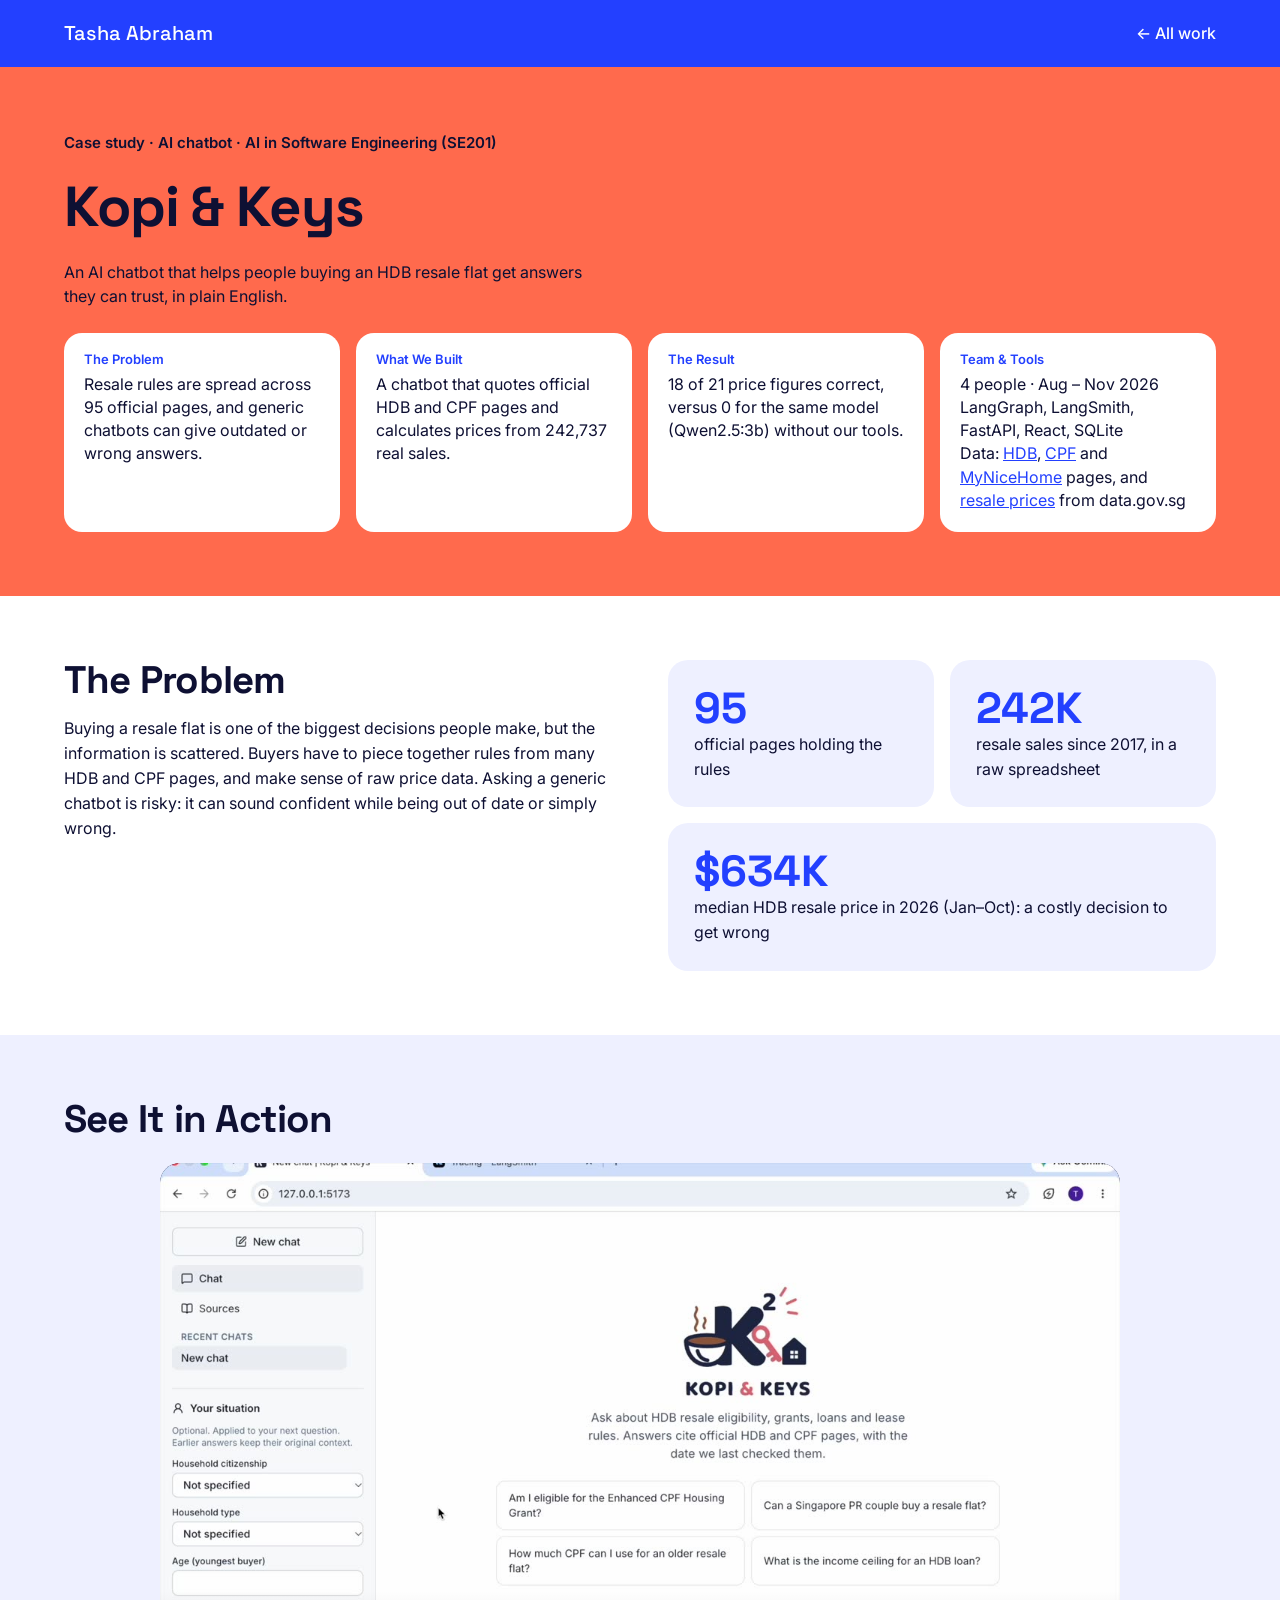
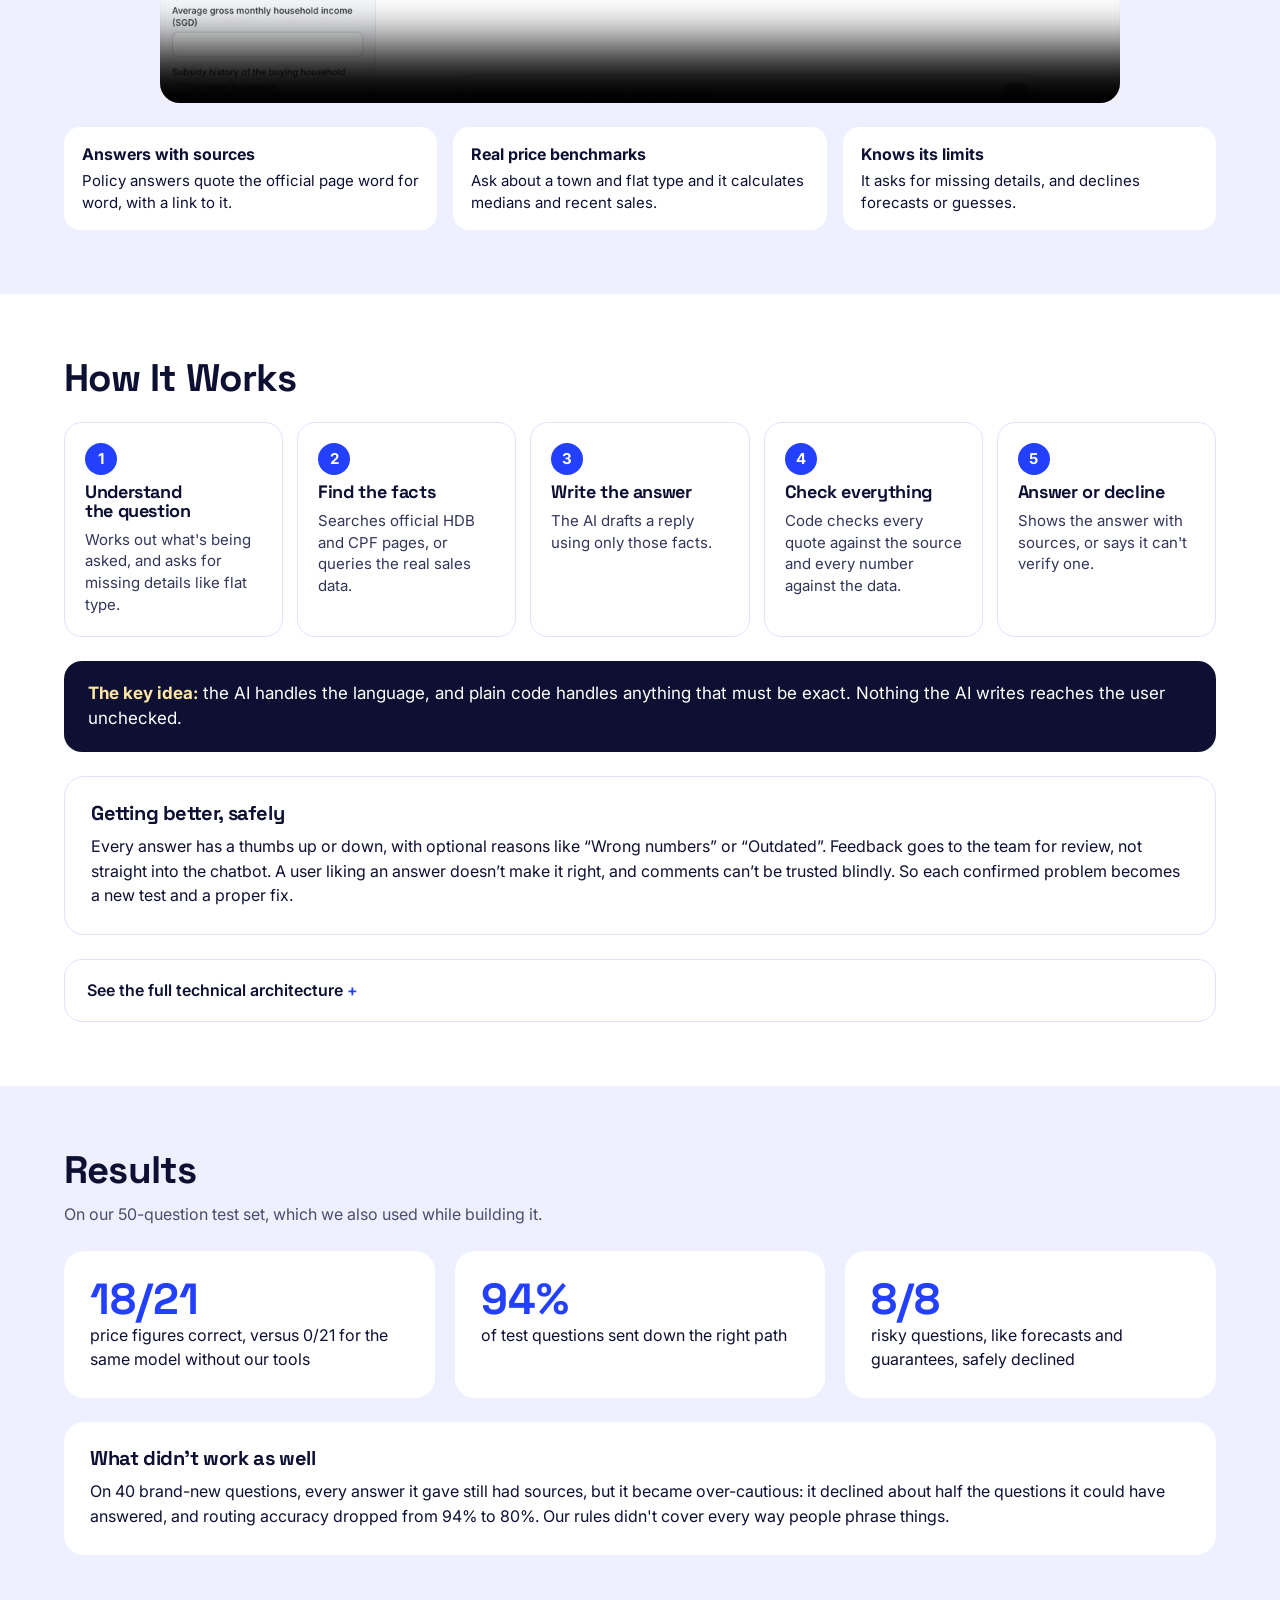
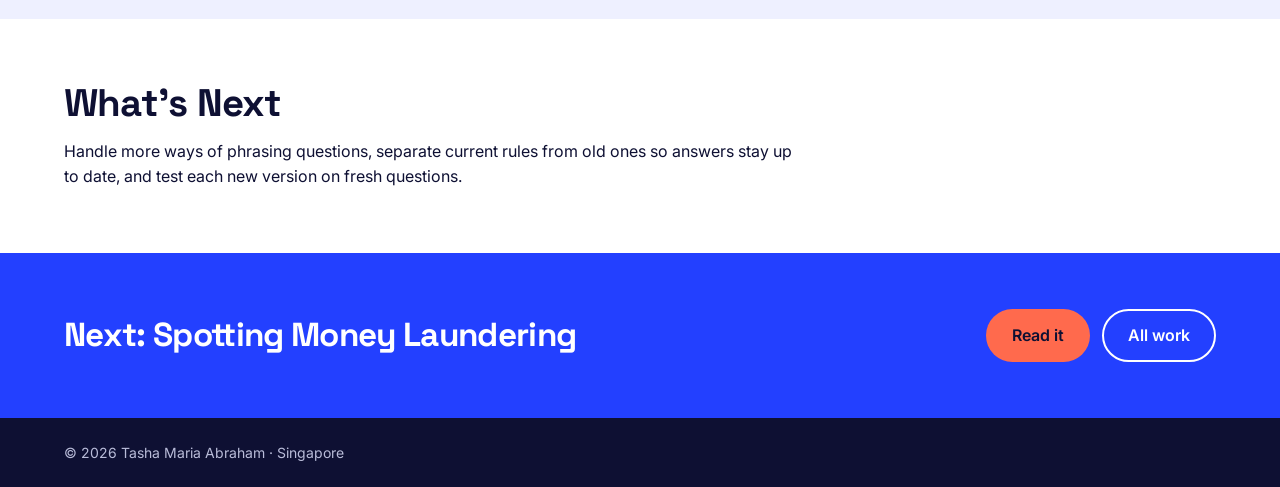
<file: kopi-keys.html>
<!DOCTYPE html>
<html lang="en">
<head>
<meta charset="utf-8">
<meta name="viewport" content="width=device-width, initial-scale=1">
<title>Kopi &amp; Keys · Tasha Abraham</title>
<meta property="og:type" content="website">
<meta property="og:title" content="Kopi &amp; Keys · Tasha Abraham">
<meta property="og:description" content="An AI chatbot that helps HDB resale buyers get answers they can trust, in plain English.">
<meta property="og:url" content="https://tash-abe2304.github.io/kopi-keys.html">
<meta property="og:image" content="https://tash-abe2304.github.io/assets/og-image.jpg">
<meta property="og:image:width" content="1200">
<meta property="og:image:height" content="627">
<meta name="twitter:card" content="summary_large_image">
<meta name="description" content="An AI chatbot that helps HDB resale buyers get answers they can trust, in plain English.">
<link rel="preconnect" href="https://fonts.googleapis.com">
<link rel="preconnect" href="https://fonts.gstatic.com" crossorigin>
<link href="https://fonts.googleapis.com/css2?family=Space+Grotesk:wght@500;700&family=Inter:wght@400;500;600&display=swap" rel="stylesheet">
<link rel="stylesheet" href="style.css">
</head>
<body>
<header class="topbar"><a class="logo" href="index.html">Tasha Abraham</a><a href="index.html#work">← All work</a></header>

<section class="band cs-hero" style="background:var(--coral)">
<div class="wrap stack" style="gap:24px">
<p style="font-size:15px;font-weight:600">Case study · AI chatbot · AI in Software Engineering (SE201)</p>
<h1>Kopi &amp; Keys</h1>
<p class="lead" style="max-width:34em">An AI chatbot that helps people buying an HDB resale flat get answers they can trust, in plain English.</p>
<div class="tldr">
<div><h3>The Problem</h3><p>Resale rules are spread across 95 official pages, and generic chatbots can give outdated or wrong answers.</p></div>
<div><h3>What We Built</h3><p>A chatbot that quotes official HDB and CPF pages and calculates prices from 242,737 real sales.</p></div>
<div><h3>The Result</h3><p>18 of 21 price figures correct, versus 0 for the same model (Qwen2.5:3b) without our tools.</p></div>
<div><h3>Team &amp; Tools</h3><p>4 people · Aug – Nov 2026<br>LangGraph, LangSmith, FastAPI, React, SQLite<br>Data: <a href="https://www.hdb.gov.sg" target="_blank" rel="noopener">HDB</a>, <a href="https://www.cpf.gov.sg" target="_blank" rel="noopener">CPF</a> and <a href="https://www.mynicehome.gov.sg" target="_blank" rel="noopener">MyNiceHome</a> pages, and <a href="https://data.gov.sg/datasets/d_8b84c4ee58e3cfc0ece0d773c8ca6abc/view" target="_blank" rel="noopener">resale prices</a> from data.gov.sg</p></div>
</div>
</div>
</section>

<section class="band">
<div class="wrap grid2" style="gap:56px;align-items:start">
<div class="stack" style="gap:16px">
<h2 class="h2">The Problem</h2>
<p class="lead">Buying a resale flat is one of the biggest decisions people make, but the information is scattered. Buyers have to piece together rules from many HDB and CPF pages, and make sense of raw price data. Asking a generic chatbot is risky: it can sound confident while being out of date or simply wrong.</p>
</div>
<div class="grid2" style="gap:16px">
<div class="stat" style="background:var(--mist)"><b>95</b><p>official pages holding the rules</p></div>
<div class="stat" style="background:var(--mist)"><b>242K</b><p>resale sales since 2017, in a raw spreadsheet</p></div>
<div class="stat" style="background:var(--mist);grid-column:1/-1"><b>$634K</b><p>median HDB resale price in 2026 (Jan–Oct): a costly decision to get wrong</p></div>
</div>
</div>
</section>

<section class="band" style="background:var(--mist)">
<div class="wrap stack" style="gap:24px">
<h2 class="h2">See It in Action</h2>
<video class="video" controls preload="metadata" poster="assets/kopi-demo-poster.jpg" playsinline>
<source src="assets/kopi-demo.mp4" type="video/mp4">
Your browser can't play this video.
</video>
<div class="watch">
<p style="background:#fff"><b>Answers with sources</b>Policy answers quote the official page word for word, with a link to it.</p>
<p style="background:#fff"><b>Real price benchmarks</b>Ask about a town and flat type and it calculates medians and recent sales.</p>
<p style="background:#fff"><b>Knows its limits</b>It asks for missing details, and declines forecasts or guesses.</p>
</div>
</div>
</section>

<section class="band">
<div class="wrap stack" style="gap:24px">
<h2 class="h2">How It Works</h2>
<div class="flow">
<div><h3>Understand the question</h3><p>Works out what's being asked, and asks for missing details like flat type.</p></div>
<div><h3>Find the facts</h3><p>Searches official HDB and CPF pages, or queries the real sales data.</p></div>
<div><h3>Write the answer</h3><p>The AI drafts a reply using only those facts.</p></div>
<div><h3>Check everything</h3><p>Code checks every quote against the source and every number against the data.</p></div>
<div><h3>Answer or decline</h3><p>Shows the answer with sources, or says it can't verify one.</p></div>
</div>
<p class="keyidea"><strong>The key idea:</strong> the AI handles the language, and plain code handles anything that must be exact. Nothing the AI writes reaches the user unchecked.</p>
<div class="tile" style="background:#fff;border:1px solid #dfe3ff"><h3>Getting better, safely</h3><p>Every answer has a thumbs up or down, with optional reasons like &ldquo;Wrong numbers&rdquo; or &ldquo;Outdated&rdquo;. Feedback goes to the team for review, not straight into the chatbot. A user liking an answer doesn&rsquo;t make it right, and comments can&rsquo;t be trusted blindly. So each confirmed problem becomes a new test and a proper fix.</p></div>
<details class="tech">
<summary>See the full technical architecture</summary>
<div class="inner">
<a href="assets/kopi-architecture.svg"><img src="assets/kopi-architecture.svg" alt="Kopi and Keys architecture: the query router sends questions to policy retrieval or the price query, topic cards add related information, the synthesiser drafts a reply and the verifier checks it, with one repair before the chatbot declines" width="1700" height="810"></a>
<p class="small muted">Yellow is the AI model (qwen2.5:3b), green is plain code, blue is data. Built with LangGraph, FastAPI, React and LangSmith. Click to enlarge.</p>
</div>
</details>
</div>
</section>

<section class="band" style="background:var(--mist)">
<div class="wrap stack" style="gap:24px">
<h2 class="h2">Results</h2>
<p class="muted" style="margin:-12px 0 0">On our 50-question test set, which we also used while building it.</p>
<div class="grid3">
<div class="stat"><b>18/21</b><p>price figures correct, versus 0/21 for the same model without our tools</p></div>
<div class="stat"><b>94%</b><p>of test questions sent down the right path</p></div>
<div class="stat"><b>8/8</b><p>risky questions, like forecasts and guarantees, safely declined</p></div>
</div>
<div class="tile" style="background:#fff"><h3>What didn't work as well</h3><p>On 40 brand-new questions, every answer it gave still had sources, but it became over-cautious: it declined about half the questions it could have answered, and routing accuracy dropped from 94% to 80%. Our rules didn't cover every way people phrase things.</p></div>
</div>
</section>

<section class="band">
<div class="wrap stack" style="gap:16px">
<h2 class="h2">What's Next</h2>
<p class="lead" style="max-width:46em">Handle more ways of phrasing questions, separate current rules from old ones so answers stay up to date, and test each new version on fresh questions.</p>
</div>
</section>

<section class="next"><div class="wrap row" style="justify-content:space-between;gap:24px"><h2 style="font-size:clamp(24px,2.6vw,34px)">Next: Spotting Money Laundering</h2><div class="row"><a class="btn btn-coral" href="aml.html">Read it</a><a class="btn btn-line" href="index.html#work">All work</a></div></div></section>
<footer><div class="wrap">© 2026 Tasha Maria Abraham · Singapore</div></footer>
</body>
</html>
</file>
<file: style.css>
/*
VOICE  warm but confident personal portfolio, bold & modern
IDEA   colour-blocked editorial pages, like a well-designed product brochure
PICTURE Tasha's own photo in an arch on a coral panel; real project screens
COLOUR cobalt #2340ff ground, coral #ff6a4d, butter #ffe7a3, ink #0e1033
TYPE   Space Grotesk 700 display + Inter text
LAYOUT hero split 60/40 (stacks on phone), full-width colour bands below
*/
:root{color-scheme:light;--blue:#2340ff;--blue-d:#1530d6;--coral:#ff6a4d;--peach:#ffd2c7;--butter:#ffe7a3;--ink:#0e1033;--ink2:#1b1e4a;--mist:#eef0ff;--lav:#e8ebff;--muted:#4a4d6b}
*{box-sizing:border-box;min-width:0}
html{scroll-behavior:smooth;scroll-padding-top:24px}
body{margin:0;background:#fff;color:var(--ink);font:16px/1.55 Inter,system-ui,-apple-system,sans-serif;overflow-x:clip}
img{max-width:100%;height:auto;display:block}
h1,h2,h3{font-family:"Space Grotesk",Inter,sans-serif;margin:0;letter-spacing:-.02em;line-height:1.05;text-wrap:balance}
p,ul{margin:0}
a{color:var(--blue)}
a:hover{color:var(--ink)}
:focus-visible{outline:3px solid var(--butter);outline-offset:3px;border-radius:6px}
button{font:inherit;cursor:pointer}
.band{padding:clamp(44px,5vw,76px) max(5vw,16px)}
.wrap{max-width:1240px;margin:0 auto}
.stack{display:flex;flex-direction:column}
.h2{font-size:clamp(28px,3vw,40px)}
.lead{font-size:clamp(16px,1.25vw,18px);line-height:1.55}
.muted{color:var(--muted)}
.small{font-size:14px}
.grid2{display:grid;grid-template-columns:repeat(2,minmax(0,1fr));gap:24px}
.grid3{display:grid;grid-template-columns:repeat(3,minmax(0,1fr));gap:20px}
.btn{display:inline-flex;align-items:center;min-height:48px;padding:12px 24px;border-radius:999px;font-weight:600;text-decoration:none;border:2px solid transparent}
.btn-coral{background:var(--coral);color:var(--ink)}
.btn-coral:hover{background:#ff8166;color:var(--ink)}
.btn-line{border-color:currentColor;color:inherit;background:transparent}
.btn-line:hover{background:rgba(255,255,255,.12);color:inherit}
.row{display:flex;gap:12px;flex-wrap:wrap;align-items:center}
.chip{display:inline-block;font-size:14px;font-weight:600;padding:7px 14px;border-radius:999px}

/* top bar used on inner pages */
.topbar{background:var(--blue);color:#fff;padding:18px max(5vw,16px);display:flex;justify-content:space-between;align-items:center;gap:16px;flex-wrap:wrap}
.topbar a{color:#fff;text-decoration:none;font-weight:500}
.logo{font-family:"Space Grotesk",sans-serif;font-weight:700;font-size:20px}

/* hero */
.hero{display:grid;grid-template-columns:minmax(0,1.5fr) minmax(0,1fr);min-height:100vh;min-height:100svh}
.hero-main{background:var(--blue);color:#fff;padding:22px max(5vw,16px) 44px;display:flex;flex-direction:column;justify-content:space-between;gap:40px}
.nav{display:flex;justify-content:space-between;align-items:center;gap:16px;flex-wrap:wrap}
.nav ul{list-style:none;padding:0;display:flex;gap:24px;flex-wrap:wrap;align-items:center}
.nav a{color:#fff;text-decoration:none;font-weight:500;font-size:15px}
.nav .resume{background:#fff;color:var(--ink);padding:7px 15px;border-radius:999px;font-weight:600}
.hero h1{font-size:clamp(48px,6vw,84px);line-height:.92;letter-spacing:-.035em}
.hero .tag{font-size:clamp(16px,1.4vw,19px);font-weight:600;color:var(--butter)}
.hero .chip{background:var(--blue-d);color:#fff}
.hero-photo{background:var(--coral);display:flex;align-items:center;justify-content:center;padding:40px 24px}
.hero-photo img{width:min(380px,100%);aspect-ratio:420/580;object-fit:cover;object-position:50% 40%;border-radius:999px 999px 24px 24px;box-shadow:0 0 0 10px var(--peach)}

/* work cards */
.filters{display:flex;gap:8px;flex-wrap:wrap}
.filter{min-height:44px;padding:9px 18px;border-radius:999px;border:2px solid var(--ink);background:#fff;color:var(--ink);font-weight:600;font-size:15px}
.filter[aria-pressed=true]{background:var(--ink);color:#fff}
.cards{display:grid;grid-template-columns:repeat(2,minmax(0,1fr));gap:20px;align-items:stretch}
.card{border-radius:22px;padding:28px;display:flex;flex-direction:column;gap:10px;min-height:220px}
.card[hidden]{display:none}
.card h3{font-size:clamp(22px,1.9vw,27px)}
.card .kicker{font-size:13px;font-weight:600;opacity:.9}
.card .more{display:flex;flex-direction:column;gap:12px;padding-top:12px;border-top:1px solid currentColor;font-size:15px}
.card .more[hidden]{display:none}
.card .actions{margin-top:auto;display:flex;gap:16px;align-items:center;flex-wrap:wrap}
.card .toggle{background:transparent;color:inherit;border:2px solid currentColor;border-radius:999px;padding:9px 18px;font-weight:600;font-size:15px;min-height:44px}
.card .actions a{color:inherit;font-weight:600}
.c-coral{background:var(--coral);color:var(--ink)}
.c-ink{background:var(--ink);color:#fff}
.c-ink .kicker{color:var(--butter)}
.c-butter{background:var(--butter);color:var(--ink)}
.c-lav{background:var(--lav);color:var(--ink)}
.nda{border:2px dashed currentColor;border-radius:999px;padding:8px 16px;font-weight:600;font-size:14px}

/* experience */
.xp{display:grid;grid-template-columns:260px minmax(0,1fr);gap:36px;padding:26px 0;border-top:2px solid var(--ink)}
.xp:last-child{border-bottom:2px solid var(--ink)}
.xp h3{font-size:22px}
.xp ul{padding-left:20px;color:#33365a}
.xp li{margin-bottom:6px}
.tags{display:flex;flex-wrap:wrap;gap:8px}
.tags span{background:var(--mist);color:var(--blue);font-size:13px;font-weight:600;padding:6px 12px;border-radius:999px}

/* skills */
.panel{background:#fff;border-radius:20px;padding:24px;display:flex;flex-direction:column;gap:14px}
.pills{display:flex;flex-wrap:wrap;gap:8px}
.pills span{padding:6px 12px;border-radius:999px;font-size:14px}

/* beyond work */
.beyond{display:grid;grid-template-columns:minmax(0,1fr) minmax(0,1.1fr);gap:48px;align-items:center}
.photo-card{margin:0;background:#fff;border-radius:24px;padding:12px 12px 16px;box-shadow:0 2px 0 rgba(14,16,51,.08)}
.photo-card img{width:100%;aspect-ratio:4/5;object-fit:cover;border-radius:16px}
.photo-card figcaption{font-size:15px;padding:12px 6px 0;line-height:1.45}
.photos{display:grid;grid-template-columns:repeat(2,minmax(0,1fr));gap:20px}
.reading{background:var(--ink);color:#fff;border-radius:16px;padding:16px 20px;font-size:16px}
.reading strong{color:var(--butter)}

/* case studies */
.cs-hero h1{font-size:clamp(34px,4.4vw,58px);line-height:1.02;max-width:13em}
.meta{display:grid;grid-template-columns:repeat(3,minmax(0,1fr));gap:16px}
.meta div{border-radius:16px;padding:18px}
.meta p:first-child{font-size:13px;font-weight:600}
.meta p:last-child{font-size:16px;font-weight:600;margin-top:6px}
.stat{background:#fff;border-radius:20px;padding:26px}
.stat b{display:block;font-family:"Space Grotesk",sans-serif;font-size:clamp(34px,3.4vw,44px);color:var(--blue);line-height:1.05;white-space:nowrap}
.tile{border-radius:20px;padding:26px;display:flex;flex-direction:column;gap:10px}
.tile h3{font-size:20px}
.pipe{display:grid;grid-template-columns:repeat(5,minmax(0,1fr));gap:12px}
.pipe div{background:#fff;border-radius:18px;padding:20px;display:flex;flex-direction:column;gap:8px}
.pipe .hot{background:var(--coral)}
.pipe p:first-child{font-size:13px;font-weight:600;color:var(--blue)}
.pipe .hot p:first-child{color:var(--ink)}
.check{background:var(--mist);border-radius:14px;padding:14px 18px}
.bubble{border-radius:22px 22px 22px 6px;padding:18px 20px;font-size:16px;line-height:1.45;max-width:30em}
.bubble.r{border-radius:22px 22px 6px 22px;align-self:flex-end}
.next{background:var(--blue);color:#fff;padding:56px max(5vw,16px)}

/* AML demo */
.demo{background:var(--ink);color:#fff;border-radius:28px;padding:clamp(20px,3vw,32px);display:flex;flex-direction:column;gap:24px}
.round{width:48px;height:48px;border-radius:999px;font-size:22px;border:2px solid #3a3d73;background:var(--ink2);color:#fff}
.round.go{background:var(--coral);border-color:var(--coral);color:var(--ink)}
.chart{position:relative;height:180px;display:grid;grid-template-columns:repeat(12,minmax(0,1fr));gap:8px;align-items:end;border-bottom:2px solid #3a3d73}
.chart button{border:0;border-radius:8px 8px 0 0;padding:0;min-height:6px}
.chart button.on{outline:3px solid #fff;outline-offset:2px}
.line{position:absolute;left:0;right:0;border-top:2px dashed var(--butter);pointer-events:none}
.line span{position:absolute;right:0;top:-24px;font-size:13px;color:var(--butter);background:var(--ink);padding:0 6px}
.weeks{display:grid;grid-template-columns:repeat(12,minmax(0,1fr));gap:8px;margin-top:-14px;font-size:13px;color:#b9bcd9;text-align:center}
.meter{background:var(--ink2);border-radius:999px;height:18px;overflow:hidden}
.meter i{display:block;height:100%;background:var(--coral);transition:width .3s}
.status{border-radius:20px;padding:22px 24px;display:flex;flex-direction:column;gap:8px}

/* CMB steps */
.steps{display:flex;flex-direction:column;gap:10px}
.step{text-align:left;border-radius:18px;padding:20px 22px;min-height:44px;border:2px solid #d6dafc;background:#fff;color:var(--ink)}
.step[aria-pressed=true]{background:var(--blue);border-color:var(--blue);color:#fff}
.step small{display:block;font-size:13px;font-weight:600;margin-bottom:4px}
.step b{display:block;font-family:"Space Grotesk",sans-serif;font-size:20px}
.step span{display:block;margin-top:6px;line-height:1.5}
.phone{background:var(--coral);border-radius:32px;padding:40px 24px;display:flex;justify-content:center}
.phone img{width:min(260px,100%);border-radius:28px;border:8px solid var(--ink);background:#fff}

.figure{margin:0;background:#fff;border-radius:24px;padding:clamp(12px,2vw,24px);border:1px solid #dfe3ff}
.figure img{width:100%;border-radius:12px}
.figure figcaption{font-size:14px;color:var(--muted);padding-top:12px}
.shots{display:grid;grid-template-columns:repeat(2,minmax(0,1fr));gap:20px}
footer{background:var(--ink);color:#b9bcd9;padding:24px max(5vw,16px);font-size:14px}

@media (max-width:860px){
.hero{grid-template-columns:minmax(0,1fr);min-height:0}
.hero-photo{padding:32px 16px}
.hero-photo img{width:min(320px,100%)}
.grid2,.cards,.beyond,.grid3,.shots{grid-template-columns:minmax(0,1fr)}
.xp{grid-template-columns:minmax(0,1fr);gap:14px}
.pipe{grid-template-columns:minmax(0,1fr)}
.meta{grid-template-columns:minmax(0,1fr)}
}
@media (max-width:520px){.chart{gap:4px}.weeks{gap:4px;font-size:12px}.photos{grid-template-columns:minmax(0,1fr)}}
@media (prefers-reduced-motion:reduce){html{scroll-behavior:auto}.meter i{transition:none}}

/* case study structure */
.tldr{display:grid;grid-template-columns:repeat(4,minmax(0,1fr));gap:16px}
.tldr div{background:#fff;color:var(--ink);border-radius:18px;padding:20px;display:flex;flex-direction:column;gap:6px}
.tldr h3{font-family:Inter,sans-serif;font-size:13px;font-weight:600;letter-spacing:0;color:var(--blue)}
.tldr p{font-size:16px;line-height:1.45}
.flow{display:grid;grid-template-columns:repeat(5,minmax(0,1fr));gap:14px;counter-reset:step}
.flow div{background:#fff;border-radius:18px;padding:20px;display:flex;flex-direction:column;gap:8px;position:relative;border:1px solid #dfe3ff}
.flow div::before{counter-increment:step;content:counter(step);width:32px;height:32px;border-radius:999px;background:var(--blue);color:#fff;font-weight:700;display:flex;align-items:center;justify-content:center;font-size:15px}
.flow h3{font-size:18px}
.flow p{font-size:15px;line-height:1.45;color:#33365a}
.keyidea{background:var(--ink);color:#fff;border-radius:18px;padding:20px 24px;font-size:17px;line-height:1.5}
.keyidea strong{color:var(--butter)}
details.tech{background:#fff;border-radius:18px;border:1px solid #dfe3ff}
details.tech summary{cursor:pointer;padding:18px 22px;font-weight:600;min-height:44px;list-style:none}
details.tech summary::-webkit-details-marker{display:none}
details.tech summary::after{content:" +";color:var(--blue)}
details.tech[open] summary::after{content:" −"}
details.tech .inner{padding:0 22px 22px;display:flex;flex-direction:column;gap:10px}
details.tech img{width:100%;border-radius:12px}
.video{width:100%;max-width:960px;margin:0 auto;border-radius:20px;background:var(--ink);display:block;aspect-ratio:16/9}
.watch{display:grid;grid-template-columns:repeat(3,minmax(0,1fr));gap:16px}
.watch p{background:var(--mist);border-radius:16px;padding:16px 18px;font-size:15px;line-height:1.45}
.watch b{display:block;font-size:16px;margin-bottom:4px}
@media (max-width:1000px){.flow{grid-template-columns:repeat(2,minmax(0,1fr))}.tldr{grid-template-columns:repeat(2,minmax(0,1fr))}}
@media (max-width:600px){.flow,.tldr,.watch{grid-template-columns:minmax(0,1fr)}}
</file>
